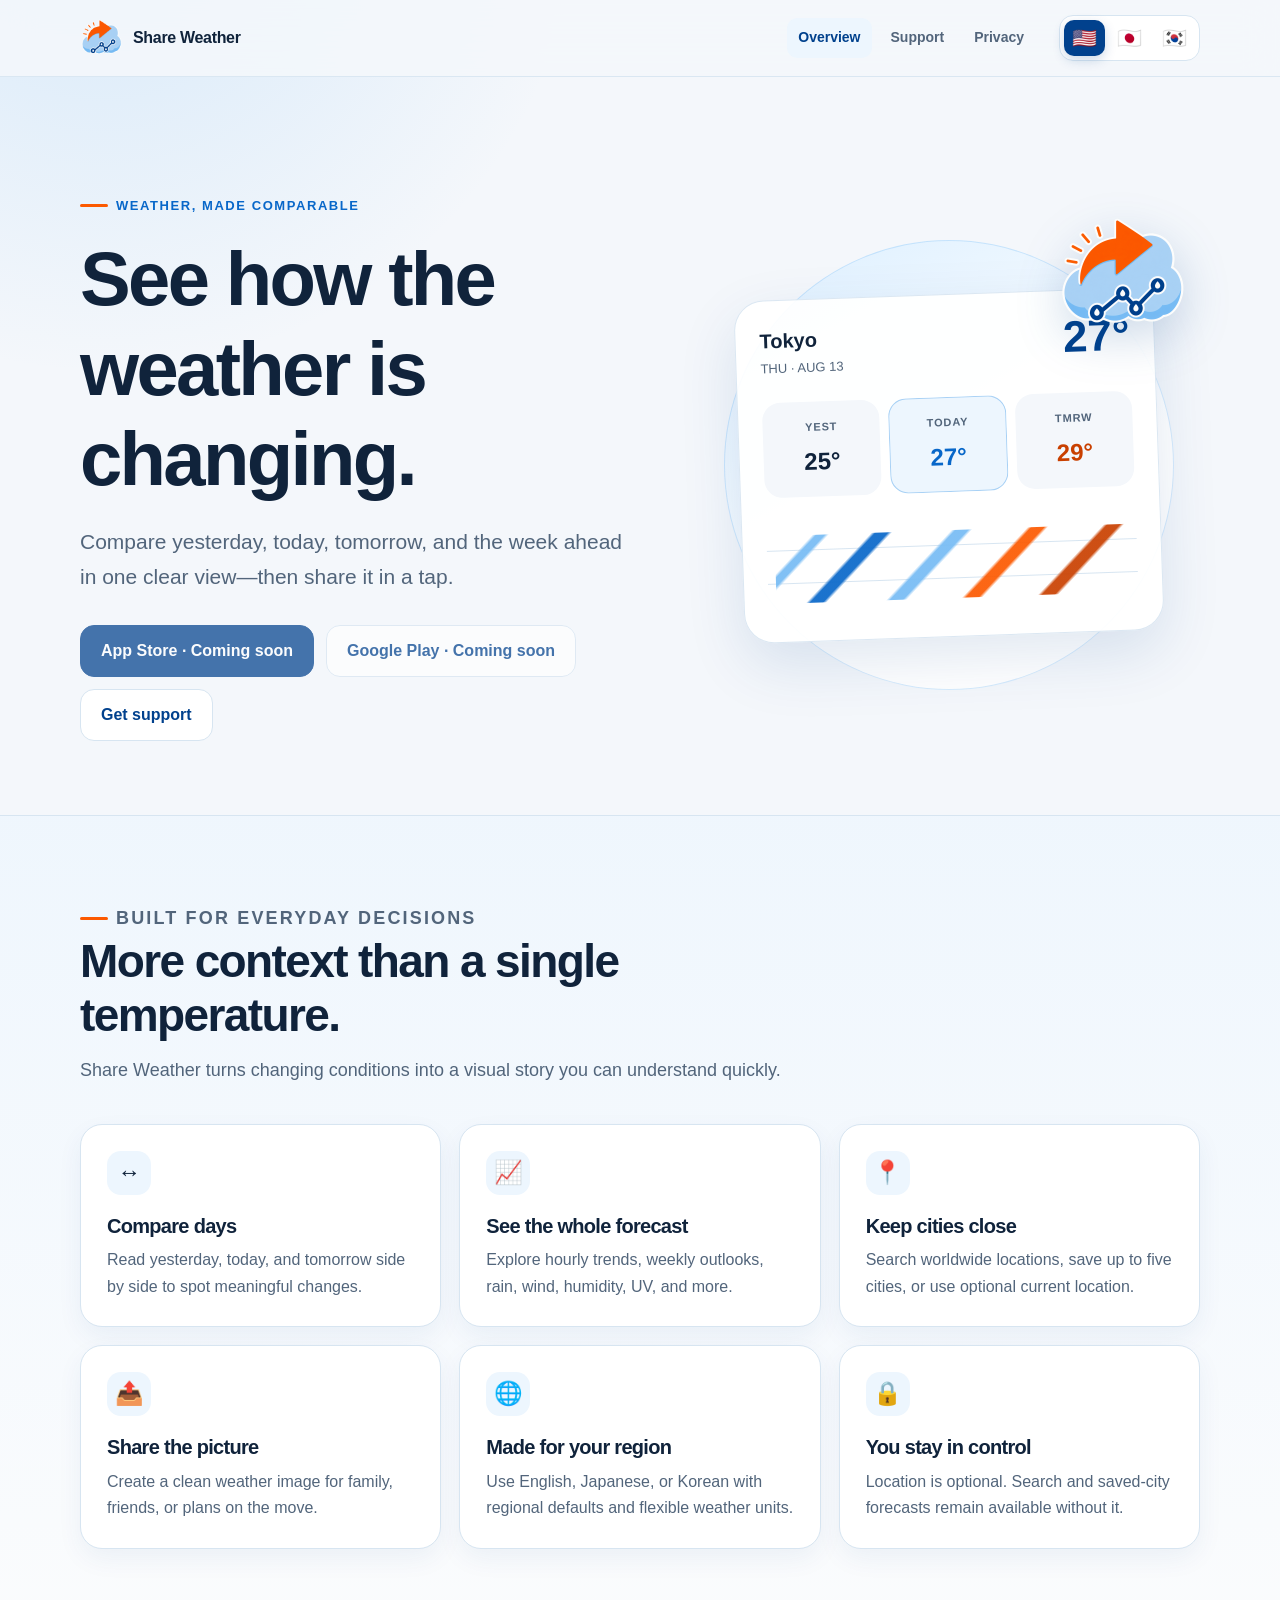
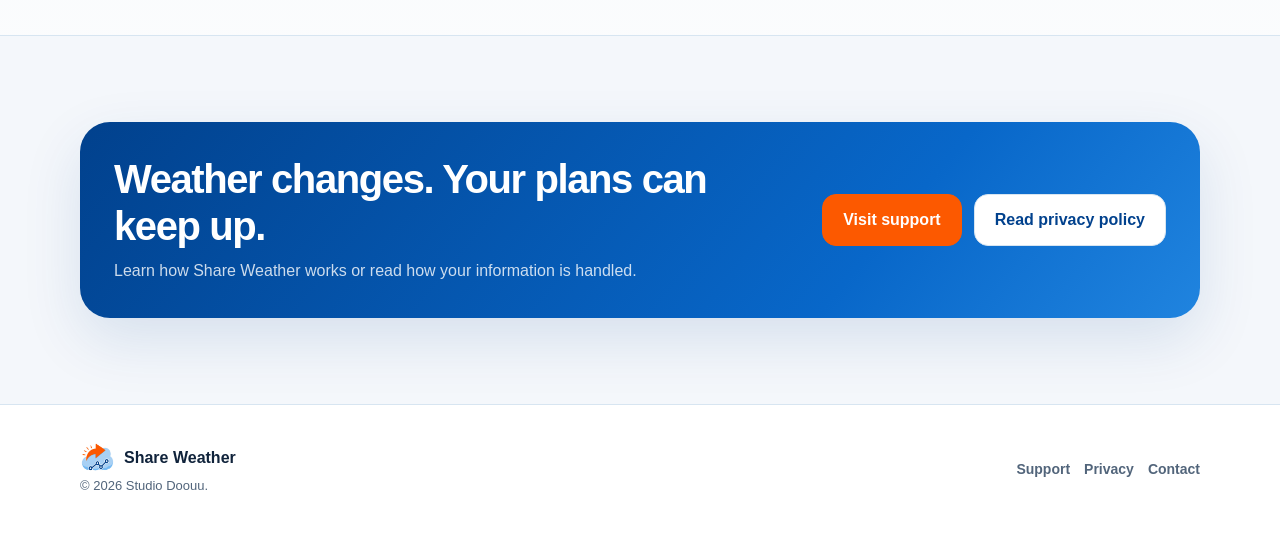
<file: public/share-weather-glb/index.html>
<!doctype html>
<html lang="en">
<head>
  <meta charset="utf-8">
  <meta name="viewport" content="width=device-width, initial-scale=1">
  <meta name="theme-color" content="#01418d">
  <meta name="description" content="Compare yesterday, today, and tomorrow weather at a glance with Share Weather.">
  <meta property="og:type" content="website">
  <meta property="og:title" content="Share Weather — See how the weather is changing">
  <meta property="og:description" content="Yesterday, today, tomorrow, and the week ahead in one clear view.">
  <meta property="og:image" content="https://studio-doouu.github.io/public/share-weather-glb/assets/logo.png">
  <meta property="og:site_name" content="Share Weather">
  <meta name="twitter:card" content="summary">
  <link rel="canonical" href="https://studio-doouu.github.io/public/share-weather-glb/index.html">
  <link rel="alternate" hreflang="en" data-language-alternate href="?lang=en">
  <link rel="alternate" hreflang="ja" data-language-alternate href="?lang=ja">
  <link rel="alternate" hreflang="ko" data-language-alternate href="?lang=ko">
  <link rel="alternate" hreflang="x-default" data-language-alternate href="?lang=en">
  <link rel="icon" href="assets/logo.png">
  <link rel="stylesheet" href="assets/site.css">
  <title>Share Weather — See how the weather is changing</title>
</head>
<body>
  <a class="skip-link" href="#main" data-i18n="common.skip">Skip to content</a>
  <header class="site-header">
    <div class="header-inner">
      <a class="brand" href="index.html" data-keep-lang>
        <img src="assets/logo.png" alt="" width="42" height="42">
        <span data-i18n="common.appName">Share Weather</span>
      </a>
      <nav class="site-nav" aria-label="Primary">
        <a href="index.html" data-keep-lang aria-current="page" data-i18n="nav.home">Overview</a>
        <a href="support/index.html" data-keep-lang data-i18n="nav.support">Support</a>
        <a href="privacy/index.html" data-keep-lang data-i18n="nav.privacy">Privacy</a>
      </nav>
      <div class="language-switcher" aria-label="Language">
        <button class="language-button" type="button" data-lang="en" aria-pressed="true">🇺🇸</button>
        <button class="language-button" type="button" data-lang="ja" aria-pressed="false">🇯🇵</button>
        <button class="language-button" type="button" data-lang="ko" aria-pressed="false">🇰🇷</button>
      </div>
    </div>
  </header>

  <main id="main">
    <section class="hero">
      <div class="container hero-grid">
        <div>
          <p class="eyebrow" data-i18n="hero.eyebrow">Weather, made comparable</p>
          <h1 data-i18n="hero.title">See how the weather is changing.</h1>
          <p class="lead" data-i18n="hero.lead">Compare yesterday, today, tomorrow, and the week ahead in one clear view—then share it in a tap.</p>
          <div class="hero-actions">
            <span class="button primary disabled" data-i18n="hero.appStore">App Store · Coming soon</span>
            <span class="button disabled" data-i18n="hero.playStore">Google Play · Coming soon</span>
            <a class="button" href="support/index.html" data-keep-lang data-i18n="hero.support">Get support</a>
          </div>
        </div>
        <div class="visual-wrap" aria-label="Share Weather comparison preview" data-i18n-aria-label="hero.previewLabel">
          <div class="visual-orbit" aria-hidden="true"></div>
          <img class="visual-logo" src="assets/logo.png" alt="" width="128" height="128">
          <div class="weather-panel" aria-hidden="true">
            <div class="weather-top">
              <div><div class="weather-place">Tokyo</div><div class="weather-date">THU · AUG 13</div></div>
              <div class="weather-temp">27°</div>
            </div>
            <div class="compare-row">
              <div class="day-card"><div class="day-label">YEST</div><div class="day-value">25°</div></div>
              <div class="day-card today"><div class="day-label">TODAY</div><div class="day-value">27°</div></div>
              <div class="day-card tomorrow"><div class="day-label">TMRW</div><div class="day-value">29°</div></div>
            </div>
            <div class="chart"></div>
          </div>
        </div>
      </div>
    </section>

    <section class="section soft">
      <div class="container">
        <div class="section-heading">
          <p class="eyebrow" data-i18n="features.eyebrow">Built for everyday decisions</p>
          <h2 data-i18n="features.title">More context than a single temperature.</h2>
          <p data-i18n="features.lead">Share Weather turns changing conditions into a visual story you can understand quickly.</p>
        </div>
        <div class="card-grid">
          <article class="card"><div class="card-icon" aria-hidden="true">↔️</div><h3 data-i18n="features.compareTitle">Compare days</h3><p data-i18n="features.compareBody">Read yesterday, today, and tomorrow side by side to spot meaningful changes.</p></article>
          <article class="card"><div class="card-icon" aria-hidden="true">📈</div><h3 data-i18n="features.detailTitle">See the whole forecast</h3><p data-i18n="features.detailBody">Explore hourly trends, weekly outlooks, rain, wind, humidity, UV, and more.</p></article>
          <article class="card"><div class="card-icon" aria-hidden="true">📍</div><h3 data-i18n="features.citiesTitle">Keep cities close</h3><p data-i18n="features.citiesBody">Search worldwide locations, save up to five cities, or use optional current location.</p></article>
          <article class="card"><div class="card-icon" aria-hidden="true">📤</div><h3 data-i18n="features.shareTitle">Share the picture</h3><p data-i18n="features.shareBody">Create a clean weather image for family, friends, or plans on the move.</p></article>
          <article class="card"><div class="card-icon" aria-hidden="true">🌐</div><h3 data-i18n="features.localeTitle">Made for your region</h3><p data-i18n="features.localeBody">Use English, Japanese, or Korean with regional defaults and flexible weather units.</p></article>
          <article class="card"><div class="card-icon" aria-hidden="true">🔒</div><h3 data-i18n="features.controlTitle">You stay in control</h3><p data-i18n="features.controlBody">Location is optional. Search and saved-city forecasts remain available without it.</p></article>
        </div>
      </div>
    </section>

    <section class="section">
      <div class="container">
        <div class="band">
          <div><h2 data-i18n="cta.title">Weather changes. Your plans can keep up.</h2><p data-i18n="cta.body">Learn how Share Weather works or read how your information is handled.</p></div>
          <div class="hero-actions">
            <a class="button accent" href="support/index.html" data-keep-lang data-i18n="cta.support">Visit support</a>
            <a class="button" href="privacy/index.html" data-keep-lang data-i18n="cta.privacy">Read privacy policy</a>
          </div>
        </div>
      </div>
    </section>
  </main>

  <footer class="site-footer">
    <div class="container footer-inner">
      <div><div class="footer-brand"><img src="assets/logo.png" alt="" width="34" height="34"><span data-i18n="common.appName">Share Weather</span></div><div class="copyright">© 2026 Studio Doouu.</div></div>
      <div class="footer-links"><a class="footer-link" href="support/index.html" data-keep-lang data-i18n="nav.support">Support</a><a class="footer-link" href="privacy/index.html" data-keep-lang data-i18n="nav.privacy">Privacy</a><a class="footer-link" href="mailto:studio.doouu@gmail.com" data-i18n="common.contact">Contact</a></div>
    </div>
  </footer>

  <script>
    window.PAGE_I18N = {
      en: {
        meta: { title: "Share Weather — See how the weather is changing", description: "Compare yesterday, today, and tomorrow weather at a glance with Share Weather." },
        language: { en: "View in English", ja: "View in Japanese", ko: "View in Korean" },
        common: { appName: "Share Weather", skip: "Skip to content", contact: "Contact" },
        nav: { home: "Overview", support: "Support", privacy: "Privacy" },
        hero: { eyebrow: "Weather, made comparable", title: "See how the weather is changing.", lead: "Compare yesterday, today, tomorrow, and the week ahead in one clear view—then share it in a tap.", appStore: "App Store · Coming soon", playStore: "Google Play · Coming soon", support: "Get support", previewLabel: "Share Weather comparison preview" },
        features: { eyebrow: "Built for everyday decisions", title: "More context than a single temperature.", lead: "Share Weather turns changing conditions into a visual story you can understand quickly.", compareTitle: "Compare days", compareBody: "Read yesterday, today, and tomorrow side by side to spot meaningful changes.", detailTitle: "See the whole forecast", detailBody: "Explore hourly trends, weekly outlooks, rain, wind, humidity, UV, and more.", citiesTitle: "Keep cities close", citiesBody: "Search worldwide locations, save up to five cities, or use optional current location.", shareTitle: "Share the picture", shareBody: "Create a clean weather image for family, friends, or plans on the move.", localeTitle: "Made for your region", localeBody: "Use English, Japanese, or Korean with regional defaults and flexible weather units.", controlTitle: "You stay in control", controlBody: "Location is optional. Search and saved-city forecasts remain available without it." },
        cta: { title: "Weather changes. Your plans can keep up.", body: "Learn how Share Weather works or read how your information is handled.", support: "Visit support", privacy: "Read privacy policy" }
      },
      ja: {
        meta: { title: "シェアウェザー — 天気の変化をひと目で", description: "昨日・今日・明日の天気をひと目で比較できるシェアウェザー。" },
        language: { en: "英語で表示", ja: "日本語で表示", ko: "韓国語で表示" },
        common: { appName: "シェアウェザー", skip: "本文へ移動", contact: "お問い合わせ" },
        nav: { home: "概要", support: "サポート", privacy: "プライバシー" },
        hero: { eyebrow: "天気を、比べて分かりやすく", title: "天気の変化を、ひと目で。", lead: "昨日・今日・明日、そして週間予報までをひとつの画面で比較。見やすい天気画像もすぐに共有できます。", appStore: "App Store · 近日公開", playStore: "Google Play · 近日公開", support: "サポートを見る", previewLabel: "シェアウェザーの比較画面プレビュー" },
        features: { eyebrow: "毎日の判断をもっと簡単に", title: "気温だけでは見えない変化まで。", lead: "シェアウェザーは、変わりゆく天気をすばやく理解できる視覚的なストーリーにします。", compareTitle: "日ごとに比較", compareBody: "昨日・今日・明日を並べて、変化のポイントをすぐに確認できます。", detailTitle: "予報を詳しく", detailBody: "時間帯別の推移、週間予報、降水、風、湿度、UVなどを確認できます。", citiesTitle: "都市を保存", citiesBody: "世界の都市を検索して最大5件まで保存。現在地の利用は任意です。", shareTitle: "天気を画像で共有", shareBody: "家族や友人、外出の予定に、見やすい天気画像を共有できます。", localeTitle: "地域に合わせて", localeBody: "英語・日本語・韓国語と、地域の初期値や柔軟な単位設定に対応します。", controlTitle: "選択はあなたに", controlBody: "位置情報は任意です。許可しなくても都市検索と保存した都市の予報を利用できます。" },
        cta: { title: "天気が変わっても、予定はスムーズに。", body: "使い方や情報の取り扱いについて詳しくご覧いただけます。", support: "サポート", privacy: "プライバシーポリシー" }
      },
      ko: {
        meta: { title: "Share Weather — 날씨 변화를 한눈에", description: "어제·오늘·내일 날씨를 한눈에 비교하는 Share Weather." },
        language: { en: "영어로 보기", ja: "일본어로 보기", ko: "한국어로 보기" },
        common: { appName: "Share Weather", skip: "본문으로 이동", contact: "문의" },
        nav: { home: "소개", support: "지원", privacy: "개인정보" },
        hero: { eyebrow: "비교하면 더 잘 보이는 날씨", title: "날씨가 어떻게 변하는지 한눈에.", lead: "어제·오늘·내일과 주간 예보를 한 화면에서 비교하고, 보기 좋은 날씨 이미지로 바로 공유하세요.", appStore: "App Store · 출시 예정", playStore: "Google Play · 출시 예정", support: "지원 보기", previewLabel: "Share Weather 비교 화면 미리보기" },
        features: { eyebrow: "일상의 결정을 더 쉽게", title: "하나의 기온보다 풍부한 맥락.", lead: "Share Weather는 변화하는 날씨를 빠르게 이해할 수 있는 시각적인 이야기로 보여줍니다.", compareTitle: "날짜별 비교", compareBody: "어제·오늘·내일을 나란히 보고 중요한 변화를 빠르게 파악할 수 있습니다.", detailTitle: "꼼꼼한 예보", detailBody: "시간대별 변화, 주간 예보, 강수, 바람, 습도, 자외선 등을 확인합니다.", citiesTitle: "도시 저장", citiesBody: "세계 도시를 검색해 최대 5개까지 저장하고, 원할 때만 현재 위치를 사용합니다.", shareTitle: "이미지로 공유", shareBody: "가족, 친구, 외출 계획에 보기 좋은 날씨 이미지를 공유할 수 있습니다.", localeTitle: "지역에 맞는 설정", localeBody: "영어·일본어·한국어와 지역별 기본 단위, 세부 단위 설정을 지원합니다.", controlTitle: "선택권은 사용자에게", controlBody: "위치 권한은 선택 사항입니다. 허용하지 않아도 도시 검색과 저장 도시 예보를 사용할 수 있습니다." },
        cta: { title: "날씨가 변해도, 계획은 유연하게.", body: "사용 방법과 개인정보 처리 방식을 자세히 확인하세요.", support: "지원 페이지", privacy: "개인정보처리방침" }
      }
    };
  </script>
  <script src="assets/site.js"></script>
</body>
</html>
</file>
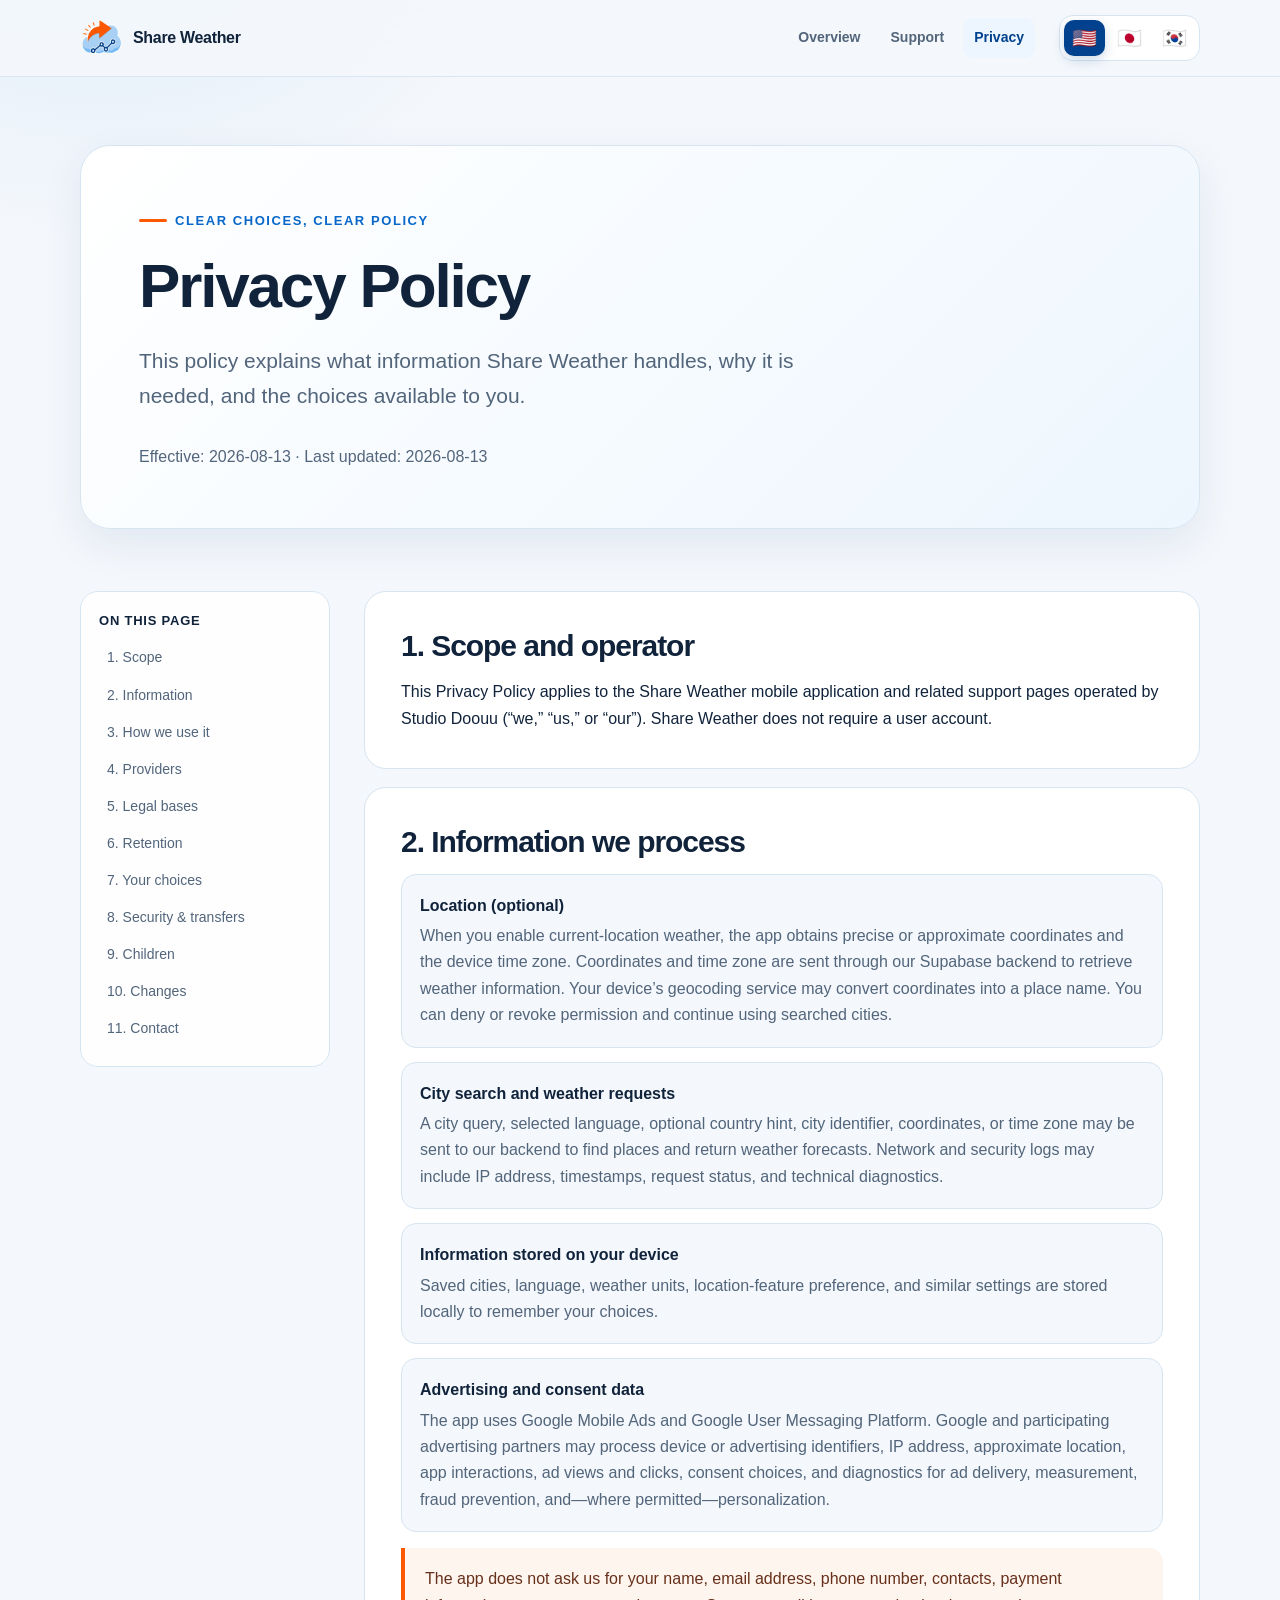
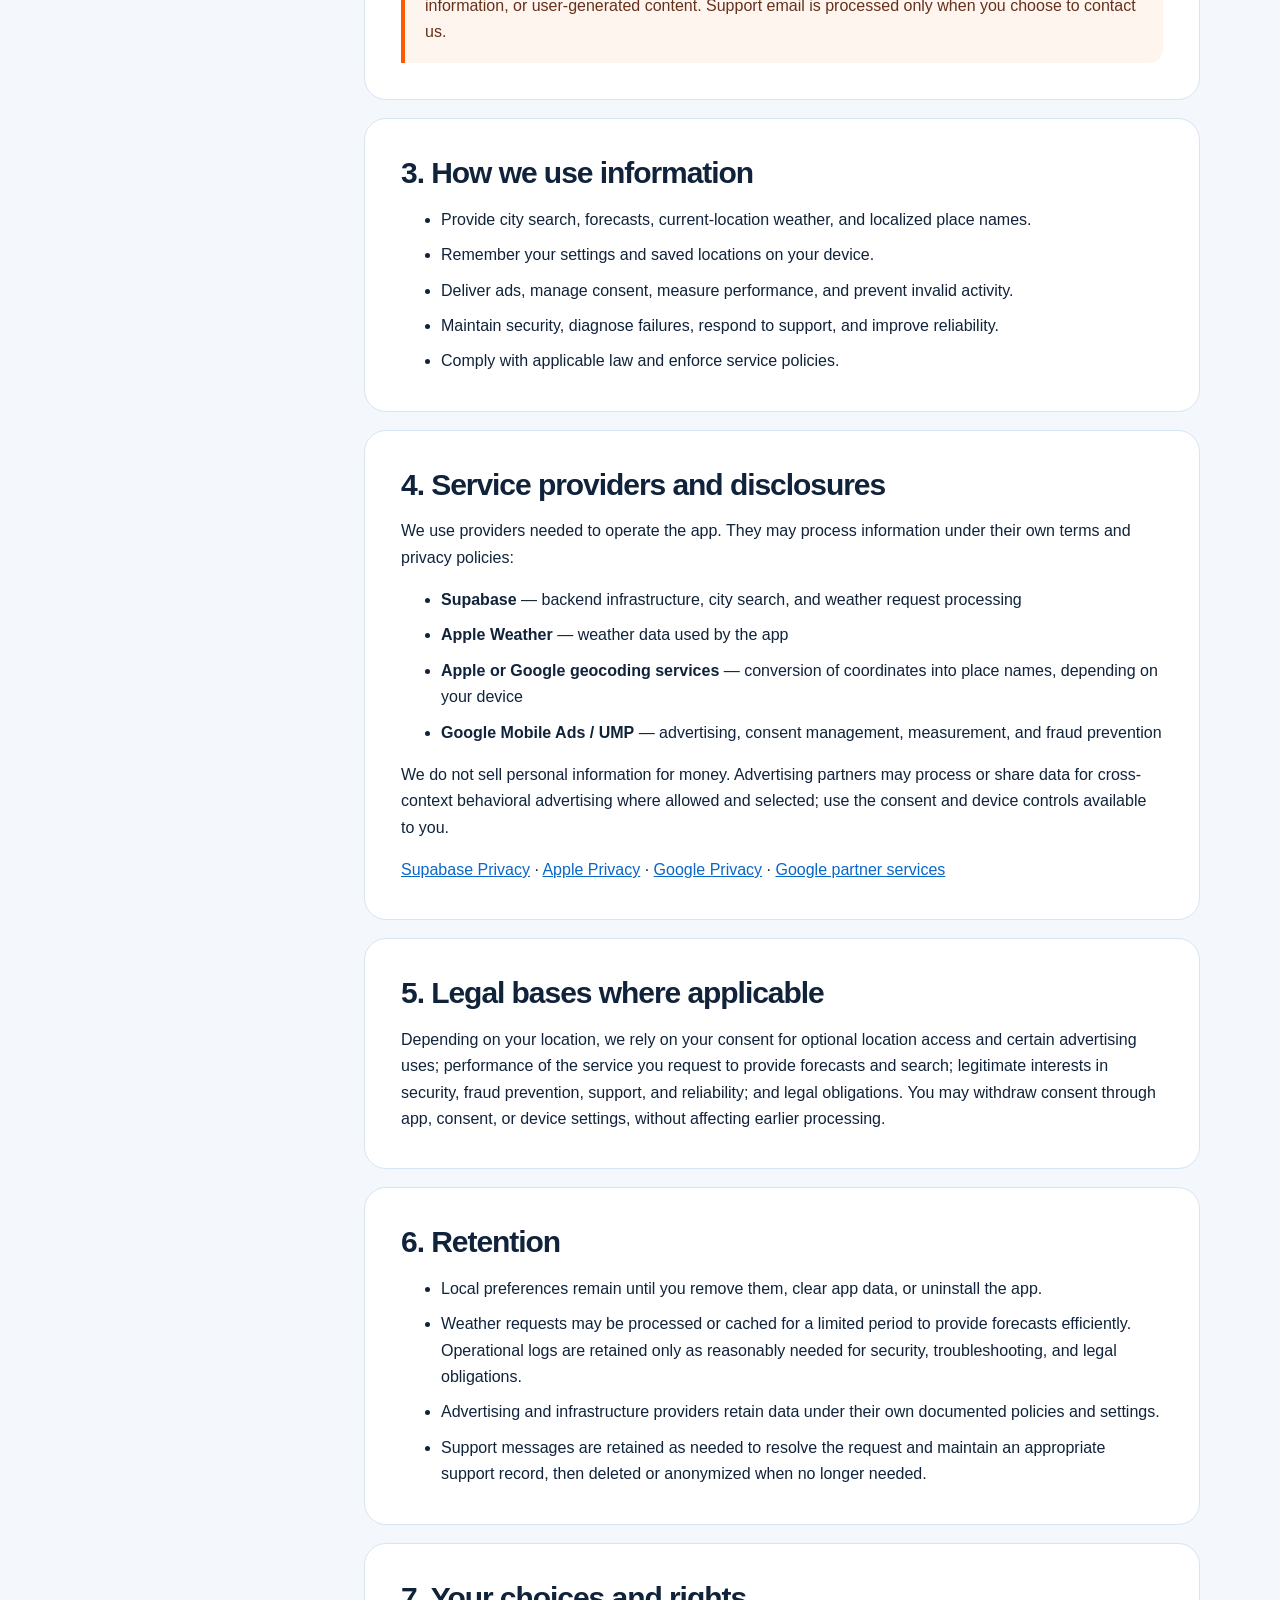
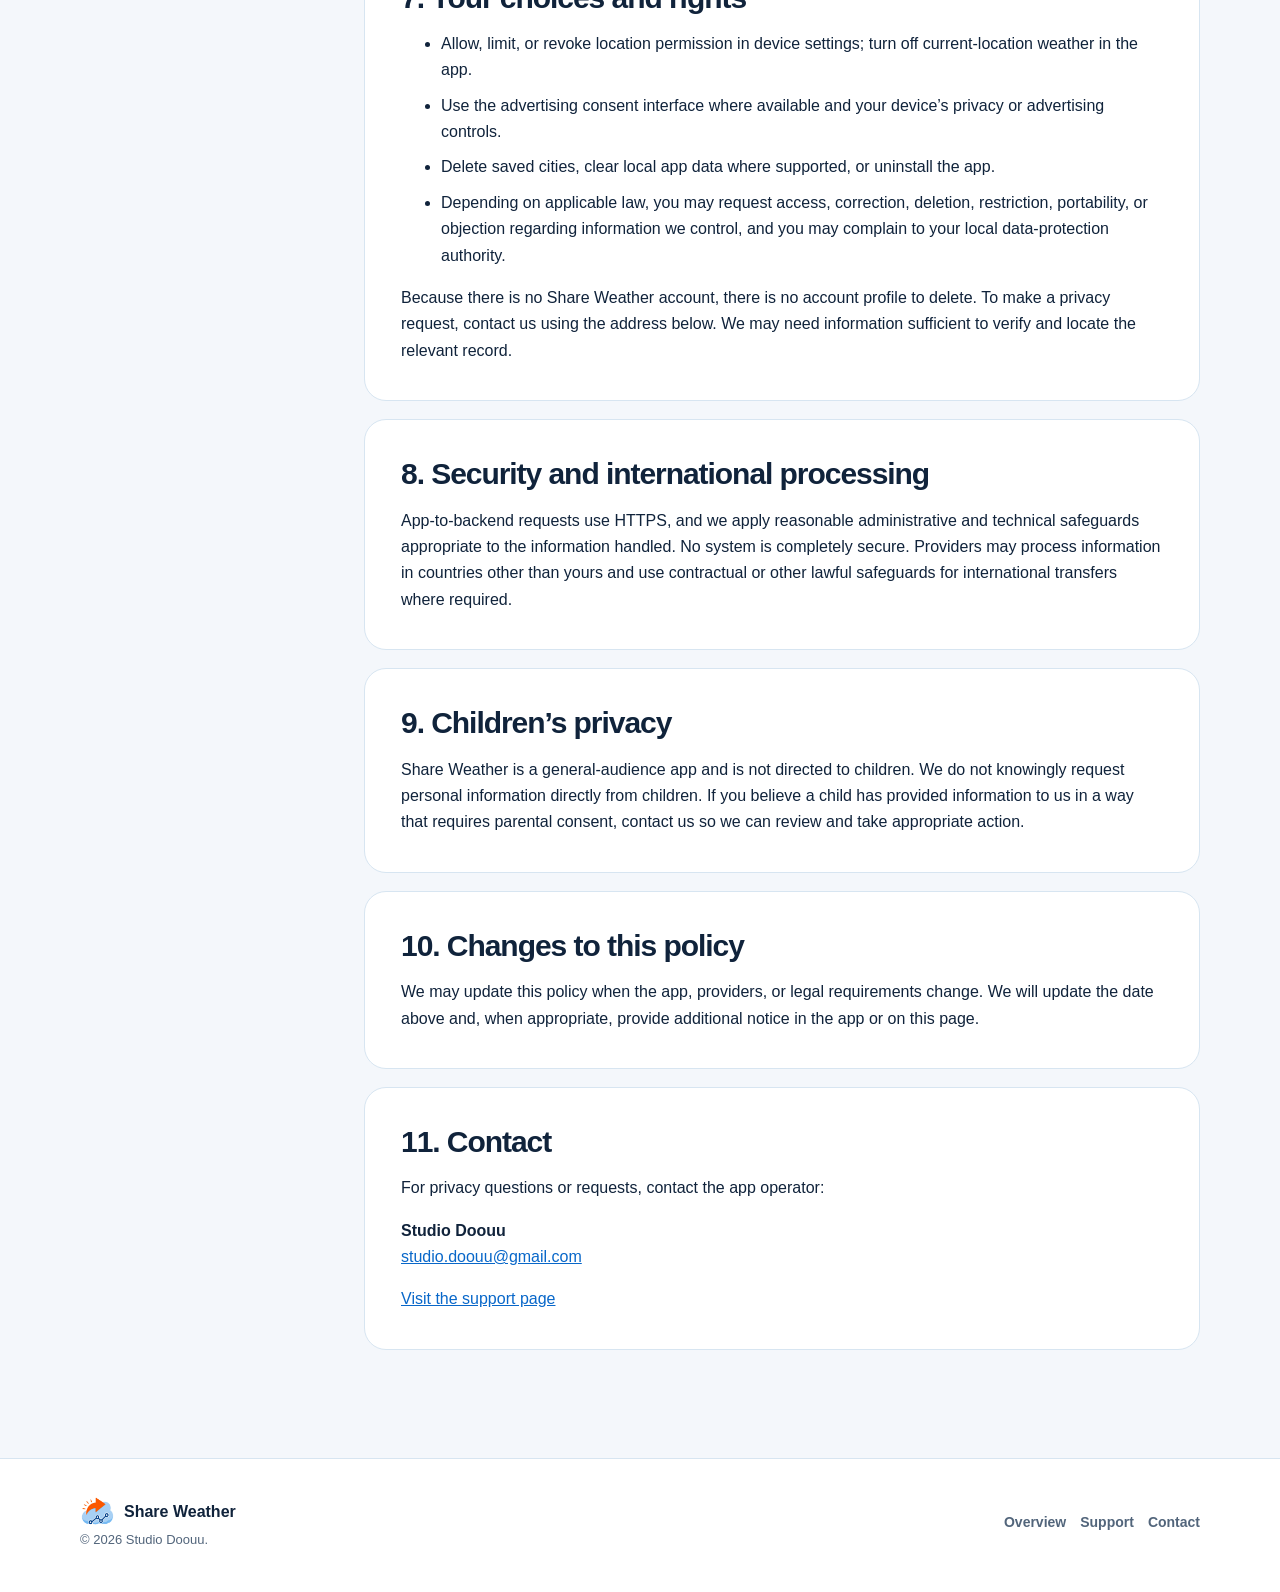
<file: public/share-weather-glb/privacy/index.html>
<!doctype html>
<html lang="en">
<head>
  <meta charset="utf-8">
  <meta name="viewport" content="width=device-width, initial-scale=1">
  <meta name="theme-color" content="#01418d">
  <meta name="description" content="Privacy Policy for the Share Weather mobile application.">
  <meta property="og:type" content="article">
  <meta property="og:title" content="Share Weather Privacy Policy">
  <meta property="og:description" content="How Share Weather handles location, weather requests, local preferences, and advertising services.">
  <meta property="og:image" content="https://studio-doouu.github.io/public/share-weather-glb/assets/logo.png">
  <link rel="canonical" href="https://studio-doouu.github.io/public/share-weather-glb/privacy/index.html">
  <link rel="alternate" hreflang="en" data-language-alternate href="?lang=en">
  <link rel="alternate" hreflang="ja" data-language-alternate href="?lang=ja">
  <link rel="alternate" hreflang="ko" data-language-alternate href="?lang=ko">
  <link rel="alternate" hreflang="x-default" data-language-alternate href="?lang=en">
  <link rel="icon" href="../assets/logo.png">
  <link rel="stylesheet" href="../assets/site.css">
  <title>Share Weather Privacy Policy</title>
</head>
<body>
  <a class="skip-link" href="#main" data-i18n="common.skip">Skip to content</a>
  <header class="site-header">
    <div class="header-inner">
      <a class="brand" href="../index.html" data-keep-lang><img src="../assets/logo.png" alt="" width="42" height="42"><span data-i18n="common.appName">Share Weather</span></a>
      <nav class="site-nav" aria-label="Primary">
        <a href="../index.html" data-keep-lang data-i18n="nav.home">Overview</a>
        <a href="../support/index.html" data-keep-lang data-i18n="nav.support">Support</a>
        <a href="index.html" data-keep-lang aria-current="page" data-i18n="nav.privacy">Privacy</a>
      </nav>
      <div class="language-switcher" aria-label="Language">
        <button class="language-button" type="button" data-lang="en" aria-pressed="true">🇺🇸</button>
        <button class="language-button" type="button" data-lang="ja" aria-pressed="false">🇯🇵</button>
        <button class="language-button" type="button" data-lang="ko" aria-pressed="false">🇰🇷</button>
      </div>
    </div>
  </header>

  <main id="main">
    <section class="document-hero">
      <div class="container document-hero-inner">
        <p class="eyebrow" data-i18n="hero.eyebrow">Clear choices, clear policy</p>
        <h1 data-i18n="hero.title">Privacy Policy</h1>
        <p class="lead" data-i18n="hero.lead">This policy explains what information Share Weather handles, why it is needed, and the choices available to you.</p>
        <p class="body-copy"><span data-i18n="hero.effective">Effective</span>: <time datetime="2026-08-13">2026-08-13</time> · <span data-i18n="hero.updated">Last updated</span>: <time datetime="2026-08-13">2026-08-13</time></p>
      </div>
    </section>

    <div class="container document-layout">
      <aside class="toc" aria-label="Table of contents">
        <strong data-i18n="toc.title">On this page</strong>
        <a href="#scope" data-i18n="toc.scope">1. Scope</a><a href="#data" data-i18n="toc.data">2. Information</a><a href="#use" data-i18n="toc.use">3. How we use it</a><a href="#providers" data-i18n="toc.providers">4. Providers</a><a href="#legal" data-i18n="toc.legal">5. Legal bases</a><a href="#retention" data-i18n="toc.retention">6. Retention</a><a href="#choices" data-i18n="toc.choices">7. Your choices</a><a href="#transfers" data-i18n="toc.transfers">8. Security & transfers</a><a href="#children" data-i18n="toc.children">9. Children</a><a href="#changes" data-i18n="toc.changes">10. Changes</a><a href="#contact" data-i18n="toc.contact">11. Contact</a>
      </aside>

      <article class="document">
        <section class="document-section" id="scope"><h2 data-i18n="scope.title">1. Scope and operator</h2><p data-i18n="scope.body">This Privacy Policy applies to the Share Weather mobile application and related support pages operated by Studio Doouu (“we,” “us,” or “our”). Share Weather does not require a user account.</p></section>

        <section class="document-section" id="data">
          <h2 data-i18n="data.title">2. Information we process</h2>
          <dl class="detail-list">
            <div><dt data-i18n="data.locationTitle">Location (optional)</dt><dd data-i18n="data.locationBody">When you enable current-location weather, the app obtains precise or approximate coordinates and the device time zone. Coordinates and time zone are sent through our Supabase backend to retrieve weather information. Your device’s geocoding service may convert coordinates into a place name. You can deny or revoke permission and continue using searched cities.</dd></div>
            <div><dt data-i18n="data.searchTitle">City search and weather requests</dt><dd data-i18n="data.searchBody">A city query, selected language, optional country hint, city identifier, coordinates, or time zone may be sent to our backend to find places and return weather forecasts. Network and security logs may include IP address, timestamps, request status, and technical diagnostics.</dd></div>
            <div><dt data-i18n="data.localTitle">Information stored on your device</dt><dd data-i18n="data.localBody">Saved cities, language, weather units, location-feature preference, and similar settings are stored locally to remember your choices.</dd></div>
            <div><dt data-i18n="data.adsTitle">Advertising and consent data</dt><dd data-i18n="data.adsBody">The app uses Google Mobile Ads and Google User Messaging Platform. Google and participating advertising partners may process device or advertising identifiers, IP address, approximate location, app interactions, ad views and clicks, consent choices, and diagnostics for ad delivery, measurement, fraud prevention, and—where permitted—personalization.</dd></div>
          </dl>
          <p class="callout" data-i18n="data.noAccount">The app does not ask us for your name, email address, phone number, contacts, payment information, or user-generated content. Support email is processed only when you choose to contact us.</p>
        </section>

        <section class="document-section" id="use"><h2 data-i18n="use.title">3. How we use information</h2><ul><li data-i18n="use.one">Provide city search, forecasts, current-location weather, and localized place names.</li><li data-i18n="use.two">Remember your settings and saved locations on your device.</li><li data-i18n="use.three">Deliver ads, manage consent, measure performance, and prevent invalid activity.</li><li data-i18n="use.four">Maintain security, diagnose failures, respond to support, and improve reliability.</li><li data-i18n="use.five">Comply with applicable law and enforce service policies.</li></ul></section>

        <section class="document-section" id="providers"><h2 data-i18n="providers.title">4. Service providers and disclosures</h2><p data-i18n="providers.intro">We use providers needed to operate the app. They may process information under their own terms and privacy policies:</p><ul><li><strong>Supabase</strong> — <span data-i18n="providers.supabase">backend infrastructure, city search, and weather request processing</span></li><li><strong>Apple Weather</strong> — <span data-i18n="providers.apple">weather data used by the app</span></li><li><strong data-i18n="providers.geoTitle">Apple or Google geocoding services</strong> — <span data-i18n="providers.geo">conversion of coordinates into place names, depending on your device</span></li><li><strong>Google Mobile Ads / UMP</strong> — <span data-i18n="providers.google">advertising, consent management, measurement, and fraud prevention</span></li></ul><p data-i18n="providers.sale">We do not sell personal information for money. Advertising partners may process or share data for cross-context behavioral advertising where allowed and selected; use the consent and device controls available to you.</p><p><a href="https://supabase.com/privacy" target="_blank" rel="noopener">Supabase Privacy</a> · <a href="https://www.apple.com/legal/privacy/" target="_blank" rel="noopener">Apple Privacy</a> · <a href="https://policies.google.com/privacy" target="_blank" rel="noopener">Google Privacy</a> · <a href="https://policies.google.com/technologies/partner-sites" target="_blank" rel="noopener">Google partner services</a></p></section>

        <section class="document-section" id="legal"><h2 data-i18n="legal.title">5. Legal bases where applicable</h2><p data-i18n="legal.body">Depending on your location, we rely on your consent for optional location access and certain advertising uses; performance of the service you request to provide forecasts and search; legitimate interests in security, fraud prevention, support, and reliability; and legal obligations. You may withdraw consent through app, consent, or device settings, without affecting earlier processing.</p></section>

        <section class="document-section" id="retention"><h2 data-i18n="retention.title">6. Retention</h2><ul><li data-i18n="retention.local">Local preferences remain until you remove them, clear app data, or uninstall the app.</li><li data-i18n="retention.backend">Weather requests may be processed or cached for a limited period to provide forecasts efficiently. Operational logs are retained only as reasonably needed for security, troubleshooting, and legal obligations.</li><li data-i18n="retention.third">Advertising and infrastructure providers retain data under their own documented policies and settings.</li><li data-i18n="retention.support">Support messages are retained as needed to resolve the request and maintain an appropriate support record, then deleted or anonymized when no longer needed.</li></ul></section>

        <section class="document-section" id="choices"><h2 data-i18n="choices.title">7. Your choices and rights</h2><ul><li data-i18n="choices.location">Allow, limit, or revoke location permission in device settings; turn off current-location weather in the app.</li><li data-i18n="choices.ads">Use the advertising consent interface where available and your device’s privacy or advertising controls.</li><li data-i18n="choices.local">Delete saved cities, clear local app data where supported, or uninstall the app.</li><li data-i18n="choices.rights">Depending on applicable law, you may request access, correction, deletion, restriction, portability, or objection regarding information we control, and you may complain to your local data-protection authority.</li></ul><p data-i18n="choices.account">Because there is no Share Weather account, there is no account profile to delete. To make a privacy request, contact us using the address below. We may need information sufficient to verify and locate the relevant record.</p></section>

        <section class="document-section" id="transfers"><h2 data-i18n="transfers.title">8. Security and international processing</h2><p data-i18n="transfers.body">App-to-backend requests use HTTPS, and we apply reasonable administrative and technical safeguards appropriate to the information handled. No system is completely secure. Providers may process information in countries other than yours and use contractual or other lawful safeguards for international transfers where required.</p></section>

        <section class="document-section" id="children"><h2 data-i18n="children.title">9. Children’s privacy</h2><p data-i18n="children.body">Share Weather is a general-audience app and is not directed to children. We do not knowingly request personal information directly from children. If you believe a child has provided information to us in a way that requires parental consent, contact us so we can review and take appropriate action.</p></section>

        <section class="document-section" id="changes"><h2 data-i18n="changes.title">10. Changes to this policy</h2><p data-i18n="changes.body">We may update this policy when the app, providers, or legal requirements change. We will update the date above and, when appropriate, provide additional notice in the app or on this page.</p></section>

        <section class="document-section" id="contact"><h2 data-i18n="contact.title">11. Contact</h2><p data-i18n="contact.body">For privacy questions or requests, contact the app operator:</p><p><strong>Studio Doouu</strong><br><a href="mailto:studio.doouu@gmail.com">studio.doouu@gmail.com</a></p><p><a href="../support/index.html" data-keep-lang data-i18n="contact.support">Visit the support page</a></p></section>
      </article>
    </div>
  </main>

  <footer class="site-footer">
    <div class="container footer-inner">
      <div><div class="footer-brand"><img src="../assets/logo.png" alt="" width="34" height="34"><span data-i18n="common.appName">Share Weather</span></div><div class="copyright">© 2026 Studio Doouu.</div></div>
      <div class="footer-links"><a class="footer-link" href="../index.html" data-keep-lang data-i18n="nav.home">Overview</a><a class="footer-link" href="../support/index.html" data-keep-lang data-i18n="nav.support">Support</a><a class="footer-link" href="mailto:studio.doouu@gmail.com" data-i18n="common.contact">Contact</a></div>
    </div>
  </footer>

  <script>
    window.PAGE_I18N = {
      en: {
        meta:{title:"Share Weather Privacy Policy",description:"Privacy Policy for the Share Weather mobile application."},language:{en:"View in English",ja:"View in Japanese",ko:"View in Korean"},common:{appName:"Share Weather",skip:"Skip to content",contact:"Contact"},nav:{home:"Overview",support:"Support",privacy:"Privacy"},
        hero:{eyebrow:"Clear choices, clear policy",title:"Privacy Policy",lead:"This policy explains what information Share Weather handles, why it is needed, and the choices available to you.",effective:"Effective",updated:"Last updated"},
        toc:{title:"On this page",scope:"1. Scope",data:"2. Information",use:"3. How we use it",providers:"4. Providers",legal:"5. Legal bases",retention:"6. Retention",choices:"7. Your choices",transfers:"8. Security & transfers",children:"9. Children",changes:"10. Changes",contact:"11. Contact"},
        scope:{title:"1. Scope and operator",body:"This Privacy Policy applies to the Share Weather mobile application and related support pages operated by Studio Doouu (“we,” “us,” or “our”). Share Weather does not require a user account."},
        data:{title:"2. Information we process",locationTitle:"Location (optional)",locationBody:"When you enable current-location weather, the app obtains precise or approximate coordinates and the device time zone. Coordinates and time zone are sent through our Supabase backend to retrieve weather information. Your device’s geocoding service may convert coordinates into a place name. You can deny or revoke permission and continue using searched cities.",searchTitle:"City search and weather requests",searchBody:"A city query, selected language, optional country hint, city identifier, coordinates, or time zone may be sent to our backend to find places and return weather forecasts. Network and security logs may include IP address, timestamps, request status, and technical diagnostics.",localTitle:"Information stored on your device",localBody:"Saved cities, language, weather units, location-feature preference, and similar settings are stored locally to remember your choices.",adsTitle:"Advertising and consent data",adsBody:"The app uses Google Mobile Ads and Google User Messaging Platform. Google and participating advertising partners may process device or advertising identifiers, IP address, approximate location, app interactions, ad views and clicks, consent choices, and diagnostics for ad delivery, measurement, fraud prevention, and—where permitted—personalization.",noAccount:"The app does not ask us for your name, email address, phone number, contacts, payment information, or user-generated content. Support email is processed only when you choose to contact us."},
        use:{title:"3. How we use information",one:"Provide city search, forecasts, current-location weather, and localized place names.",two:"Remember your settings and saved locations on your device.",three:"Deliver ads, manage consent, measure performance, and prevent invalid activity.",four:"Maintain security, diagnose failures, respond to support, and improve reliability.",five:"Comply with applicable law and enforce service policies."},
        providers:{title:"4. Service providers and disclosures",intro:"We use providers needed to operate the app. They may process information under their own terms and privacy policies:",supabase:"backend infrastructure, city search, and weather request processing",apple:"weather data used by the app",geoTitle:"Apple or Google geocoding services",geo:"conversion of coordinates into place names, depending on your device",google:"advertising, consent management, measurement, and fraud prevention",sale:"We do not sell personal information for money. Advertising partners may process or share data for cross-context behavioral advertising where allowed and selected; use the consent and device controls available to you."},
        legal:{title:"5. Legal bases where applicable",body:"Depending on your location, we rely on your consent for optional location access and certain advertising uses; performance of the service you request to provide forecasts and search; legitimate interests in security, fraud prevention, support, and reliability; and legal obligations. You may withdraw consent through app, consent, or device settings, without affecting earlier processing."},
        retention:{title:"6. Retention",local:"Local preferences remain until you remove them, clear app data, or uninstall the app.",backend:"Weather requests may be processed or cached for a limited period to provide forecasts efficiently. Operational logs are retained only as reasonably needed for security, troubleshooting, and legal obligations.",third:"Advertising and infrastructure providers retain data under their own documented policies and settings.",support:"Support messages are retained as needed to resolve the request and maintain an appropriate support record, then deleted or anonymized when no longer needed."},
        choices:{title:"7. Your choices and rights",location:"Allow, limit, or revoke location permission in device settings; turn off current-location weather in the app.",ads:"Use the advertising consent interface where available and your device’s privacy or advertising controls.",local:"Delete saved cities, clear local app data where supported, or uninstall the app.",rights:"Depending on applicable law, you may request access, correction, deletion, restriction, portability, or objection regarding information we control, and you may complain to your local data-protection authority.",account:"Because there is no Share Weather account, there is no account profile to delete. To make a privacy request, contact us using the address below. We may need information sufficient to verify and locate the relevant record."},
        transfers:{title:"8. Security and international processing",body:"App-to-backend requests use HTTPS, and we apply reasonable administrative and technical safeguards appropriate to the information handled. No system is completely secure. Providers may process information in countries other than yours and use contractual or other lawful safeguards for international transfers where required."},children:{title:"9. Children’s privacy",body:"Share Weather is a general-audience app and is not directed to children. We do not knowingly request personal information directly from children. If you believe a child has provided information to us in a way that requires parental consent, contact us so we can review and take appropriate action."},changes:{title:"10. Changes to this policy",body:"We may update this policy when the app, providers, or legal requirements change. We will update the date above and, when appropriate, provide additional notice in the app or on this page."},contact:{title:"11. Contact",body:"For privacy questions or requests, contact the app operator:",support:"Visit the support page"}
      },
      ja: {
        meta:{title:"シェアウェザー プライバシーポリシー",description:"シェアウェザー モバイルアプリのプライバシーポリシー。"},language:{en:"英語で表示",ja:"日本語で表示",ko:"韓国語で表示"},common:{appName:"シェアウェザー",skip:"本文へ移動",contact:"お問い合わせ"},nav:{home:"概要",support:"サポート",privacy:"プライバシー"},
        hero:{eyebrow:"分かりやすい選択と方針",title:"プライバシーポリシー",lead:"本ポリシーは、シェアウェザーが取り扱う情報、その目的、利用者が選択できる内容を説明します。",effective:"施行日",updated:"最終更新日"},
        toc:{title:"目次",scope:"1. 適用範囲",data:"2. 取り扱う情報",use:"3. 利用目的",providers:"4. 提供者",legal:"5. 法的根拠",retention:"6. 保持期間",choices:"7. 選択と権利",transfers:"8. 安全性・国外処理",children:"9. 子ども",changes:"10. 変更",contact:"11. お問い合わせ"},
        scope:{title:"1. 適用範囲と運営者",body:"本ポリシーは、Studio Doouu（以下「当社」）が運営するシェアウェザーのモバイルアプリおよび関連サポートページに適用されます。本アプリにユーザーアカウントはありません。"},
        data:{title:"2. 取り扱う情報",locationTitle:"位置情報（任意）",locationBody:"現在地の天気を有効にすると、本アプリは正確またはおおよその座標と端末のタイムゾーンを取得し、天気情報の取得のためSupabaseバックエンドへ送信します。端末のジオコーディングサービスが座標を地名に変換する場合があります。許可を拒否・取消しても、検索した都市を利用できます。",searchTitle:"都市検索と天気リクエスト",searchBody:"都市の検索語、選択言語、任意の国ヒント、都市ID、座標、タイムゾーンが、場所検索と予報取得のためバックエンドへ送信される場合があります。ネットワーク・セキュリティログにはIPアドレス、時刻、リクエスト状態、技術診断が含まれる場合があります。",localTitle:"端末に保存される情報",localBody:"保存都市、言語、天気の単位、位置機能の設定などは、選択内容を記憶するため端末内に保存されます。",adsTitle:"広告と同意情報",adsBody:"Google Mobile AdsとGoogle User Messaging Platformを使用します。Googleと参加広告パートナーは、広告配信、測定、不正防止、および許可された場合のパーソナライズのため、端末・広告ID、IPアドレス、おおよその位置、アプリ操作、広告表示・クリック、同意選択、診断情報を処理する場合があります。",noAccount:"本アプリは、氏名、メールアドレス、電話番号、連絡先、決済情報、ユーザー生成コンテンツの入力を当社に求めません。サポートメールは、利用者が連絡した場合のみ処理します。"},
        use:{title:"3. 情報の利用目的",one:"都市検索、予報、現在地の天気、地域名の表示を提供するため。",two:"端末上で設定と保存都市を記憶するため。",three:"広告配信、同意管理、効果測定、不正行為防止のため。",four:"安全性の維持、障害診断、サポート対応、信頼性向上のため。",five:"適用法令の遵守およびサービス方針の実施のため。"},
        providers:{title:"4. サービス提供者と情報開示",intro:"アプリ運営に必要な提供者を利用します。各社はそれぞれの規約とプライバシーポリシーに基づき情報を処理する場合があります。",supabase:"バックエンド基盤、都市検索、天気リクエスト処理",apple:"本アプリで利用する天気データ",geoTitle:"AppleまたはGoogleのジオコーディングサービス",geo:"端末に応じた座標から地名への変換",google:"広告、同意管理、測定、不正防止",sale:"当社は個人情報を金銭と引き換えに販売しません。許可され、利用者が選択した場合、広告パートナーがクロスコンテキスト行動広告のために情報を処理または共有する場合があります。利用可能な同意画面と端末設定をご利用ください。"},
        legal:{title:"5. 適用される場合の法的根拠",body:"地域に応じて、任意の位置情報と一部の広告利用には同意、検索・予報の提供には利用者が求めたサービスの実行、安全性・不正防止・サポート・信頼性には正当な利益、その他は法的義務を根拠とします。同意はアプリ、同意画面、端末設定から撤回できます。撤回前の処理の適法性には影響しません。"},
        retention:{title:"6. 保持期間",local:"端末内設定は、利用者が削除、アプリデータを消去、またはアンインストールするまで残ります。",backend:"天気リクエストは効率的な予報提供のため限定期間処理・キャッシュされる場合があります。運用ログは安全性、障害対応、法的義務に合理的に必要な期間のみ保持します。",third:"広告・インフラ提供者は、各社の公開方針と設定に基づき情報を保持します。",support:"サポートメールは問い合わせ解決と適切な対応記録に必要な期間保持し、不要になった後に削除または匿名化します。"},
        choices:{title:"7. 利用者の選択と権利",location:"端末設定で位置情報を許可、制限、取消し、アプリで現在地の天気をオフにできます。",ads:"利用可能な広告同意画面と、端末のプライバシー・広告設定を利用できます。",local:"保存都市の削除、対応端末でのアプリデータ消去、またはアンインストールができます。",rights:"適用法令により、当社が管理する情報へのアクセス、訂正、削除、制限、移転、異議申立て、および地域の監督機関への苦情申立てができる場合があります。",account:"ユーザーアカウントがないため、削除するアカウントプロフィールはありません。プライバシーに関する請求は下記へご連絡ください。対象記録の確認に必要な情報をお願いする場合があります。"},
        transfers:{title:"8. 安全管理と国外処理",body:"アプリとバックエンド間の通信にはHTTPSを使用し、取り扱う情報に応じた合理的な管理・技術上の措置を講じます。ただし完全な安全性は保証できません。提供者は利用者の国以外で情報を処理し、必要な場合は契約その他の適法な国外移転措置を利用することがあります。"},children:{title:"9. 子どものプライバシー",body:"本アプリは一般向けで、子どもを対象としていません。当社は子どもから直接個人情報を求めることを意図していません。保護者の同意が必要な形で子どもが情報を提供したと思われる場合は、確認と対応のためご連絡ください。"},changes:{title:"10. 本ポリシーの変更",body:"アプリ、提供者、法的要件の変更に応じて本ポリシーを更新する場合があります。上記の日付を更新し、必要に応じてアプリまたは本ページで追加のお知らせを行います。"},contact:{title:"11. お問い合わせ",body:"プライバシーに関する質問・請求は、アプリ運営者へご連絡ください。",support:"サポートページを見る"}
      },
      ko: {
        meta:{title:"Share Weather 개인정보처리방침",description:"Share Weather 모바일 앱 개인정보처리방침."},language:{en:"영어로 보기",ja:"일본어로 보기",ko:"한국어로 보기"},common:{appName:"Share Weather",skip:"본문으로 이동",contact:"문의"},nav:{home:"소개",support:"지원",privacy:"개인정보"},
        hero:{eyebrow:"명확한 선택, 투명한 방침",title:"개인정보처리방침",lead:"Share Weather가 어떤 정보를 처리하고, 왜 필요한지, 사용자가 어떤 선택을 할 수 있는지 설명합니다.",effective:"시행일",updated:"최종 수정일"},
        toc:{title:"목차",scope:"1. 적용 범위",data:"2. 처리 정보",use:"3. 이용 목적",providers:"4. 외부 제공자",legal:"5. 처리 근거",retention:"6. 보유 기간",choices:"7. 선택과 권리",transfers:"8. 보안·국외 처리",children:"9. 아동",changes:"10. 방침 변경",contact:"11. 문의"},
        scope:{title:"1. 적용 범위와 운영자",body:"본 방침은 Studio Doouu(이하 “당사”)가 운영하는 Share Weather 모바일 앱과 관련 지원 페이지에 적용됩니다. Share Weather에는 사용자 계정 기능이 없습니다."},
        data:{title:"2. 처리하는 정보",locationTitle:"위치 정보(선택)",locationBody:"현재 위치 날씨를 켜면 앱이 정밀 또는 대략적 좌표와 기기 시간대를 가져와 날씨 조회를 위해 Supabase 백엔드로 전송합니다. 기기의 지오코딩 서비스가 좌표를 지역명으로 변환할 수 있습니다. 권한을 거부하거나 철회해도 검색한 도시를 이용할 수 있습니다.",searchTitle:"도시 검색 및 날씨 요청",searchBody:"도시 검색어, 선택 언어, 선택적 국가 힌트, 도시 식별자, 좌표 또는 시간대가 장소 검색과 예보 제공을 위해 백엔드로 전송될 수 있습니다. 네트워크·보안 로그에는 IP 주소, 시각, 요청 상태와 기술 진단 정보가 포함될 수 있습니다.",localTitle:"기기에 저장되는 정보",localBody:"저장 도시, 언어, 날씨 단위, 위치 기능 설정 등은 사용자의 선택을 기억하기 위해 기기에 저장됩니다.",adsTitle:"광고 및 동의 정보",adsBody:"앱은 Google Mobile Ads와 Google User Messaging Platform을 사용합니다. Google과 참여 광고 파트너는 광고 제공, 측정, 부정행위 방지 및 허용된 경우 개인화를 위해 기기·광고 식별자, IP 주소, 대략적 위치, 앱 상호작용, 광고 노출·클릭, 동의 선택과 진단 정보를 처리할 수 있습니다.",noAccount:"앱은 이름, 이메일 주소, 전화번호, 연락처, 결제 정보 또는 사용자 생성 콘텐츠를 당사에 입력하도록 요구하지 않습니다. 지원 이메일은 사용자가 직접 문의한 경우에만 처리합니다."},
        use:{title:"3. 정보 이용 목적",one:"도시 검색, 예보, 현재 위치 날씨와 지역명 표시 제공",two:"기기에서 설정과 저장 도시 기억",three:"광고 제공, 동의 관리, 성과 측정과 부정 활동 방지",four:"보안 유지, 장애 진단, 지원 응대와 안정성 개선",five:"관련 법령 준수 및 서비스 정책 집행"},
        providers:{title:"4. 외부 서비스 제공자와 정보 공개",intro:"앱 운영에 필요한 제공자를 이용하며, 각 제공자는 자체 약관과 개인정보처리방침에 따라 정보를 처리할 수 있습니다.",supabase:"백엔드 인프라, 도시 검색 및 날씨 요청 처리",apple:"앱에서 사용하는 날씨 데이터",geoTitle:"Apple 또는 Google 지오코딩 서비스",geo:"기기에 따라 좌표를 지역명으로 변환",google:"광고, 동의 관리, 측정과 부정행위 방지",sale:"당사는 개인정보를 금전의 대가로 판매하지 않습니다. 법적으로 허용되고 사용자가 선택한 경우 광고 파트너가 교차 문맥 행동 광고를 위해 정보를 처리하거나 공유할 수 있으므로 제공되는 동의 및 기기 설정을 이용하시기 바랍니다."},
        legal:{title:"5. 해당되는 경우의 처리 근거",body:"지역에 따라 선택적 위치와 일부 광고 이용에는 동의, 검색·예보에는 사용자가 요청한 서비스 이행, 보안·부정행위 방지·지원·안정성에는 정당한 이익, 그 밖에는 법적 의무를 근거로 합니다. 동의는 앱, 동의 화면 또는 기기 설정에서 철회할 수 있으며 철회 이전 처리의 적법성에는 영향을 주지 않습니다."},
        retention:{title:"6. 보유 기간",local:"기기 내 설정은 사용자가 삭제하거나 앱 데이터를 지우거나 앱을 제거할 때까지 유지됩니다.",backend:"날씨 요청은 효율적인 예보 제공을 위해 제한된 기간 처리 또는 캐시될 수 있습니다. 운영 로그는 보안, 장애 대응과 법적 의무에 합리적으로 필요한 기간만 보관합니다.",third:"광고 및 인프라 제공자는 각자의 공개된 정책과 설정에 따라 정보를 보관합니다.",support:"지원 메일은 문의 해결과 적절한 지원 기록에 필요한 기간 보관한 뒤 필요가 없어지면 삭제하거나 익명화합니다."},
        choices:{title:"7. 사용자의 선택과 권리",location:"기기 설정에서 위치 권한을 허용·제한·철회하고 앱에서 현재 위치 날씨를 끌 수 있습니다.",ads:"제공되는 광고 동의 화면과 기기의 개인정보·광고 설정을 이용할 수 있습니다.",local:"저장 도시를 삭제하고, 지원되는 기기에서 앱 데이터를 지우거나 앱을 제거할 수 있습니다.",rights:"관련 법령에 따라 당사가 관리하는 정보에 대한 열람, 정정, 삭제, 처리 제한, 이동, 반대 또는 관할 개인정보 감독기관에 대한 민원을 요청할 수 있습니다.",account:"사용자 계정이 없으므로 삭제할 계정 프로필도 없습니다. 개인정보 요청은 아래 연락처로 보내주세요. 관련 기록을 확인하기에 충분한 정보를 요청할 수 있습니다."},
        transfers:{title:"8. 안전조치와 국외 처리",body:"앱과 백엔드 간 요청에는 HTTPS를 사용하고 처리 정보에 적합한 합리적 관리·기술 보호조치를 적용합니다. 다만 어떠한 시스템도 완전한 보안을 보장할 수 없습니다. 제공자는 사용자의 국가 외에서 정보를 처리할 수 있으며 필요한 경우 계약 등 적법한 국외 이전 보호조치를 이용합니다."},children:{title:"9. 아동의 개인정보",body:"Share Weather는 일반 사용자를 위한 앱이며 아동을 대상으로 하지 않습니다. 당사는 아동에게 직접 개인정보 제공을 요청할 의도가 없습니다. 법정대리인 동의가 필요한 방식으로 아동이 정보를 제공했다고 판단되면 확인과 조치를 위해 연락해 주세요."},changes:{title:"10. 방침의 변경",body:"앱, 제공자 또는 법적 요건이 변경되면 본 방침을 수정할 수 있습니다. 상단 날짜를 변경하고 필요한 경우 앱 또는 이 페이지에서 추가로 알립니다."},contact:{title:"11. 문의처",body:"개인정보 관련 질문이나 요청은 앱 운영자에게 연락해 주세요.",support:"지원 페이지 보기"}
      }
    };
  </script>
  <script src="../assets/site.js"></script>
</body>
</html>
</file>
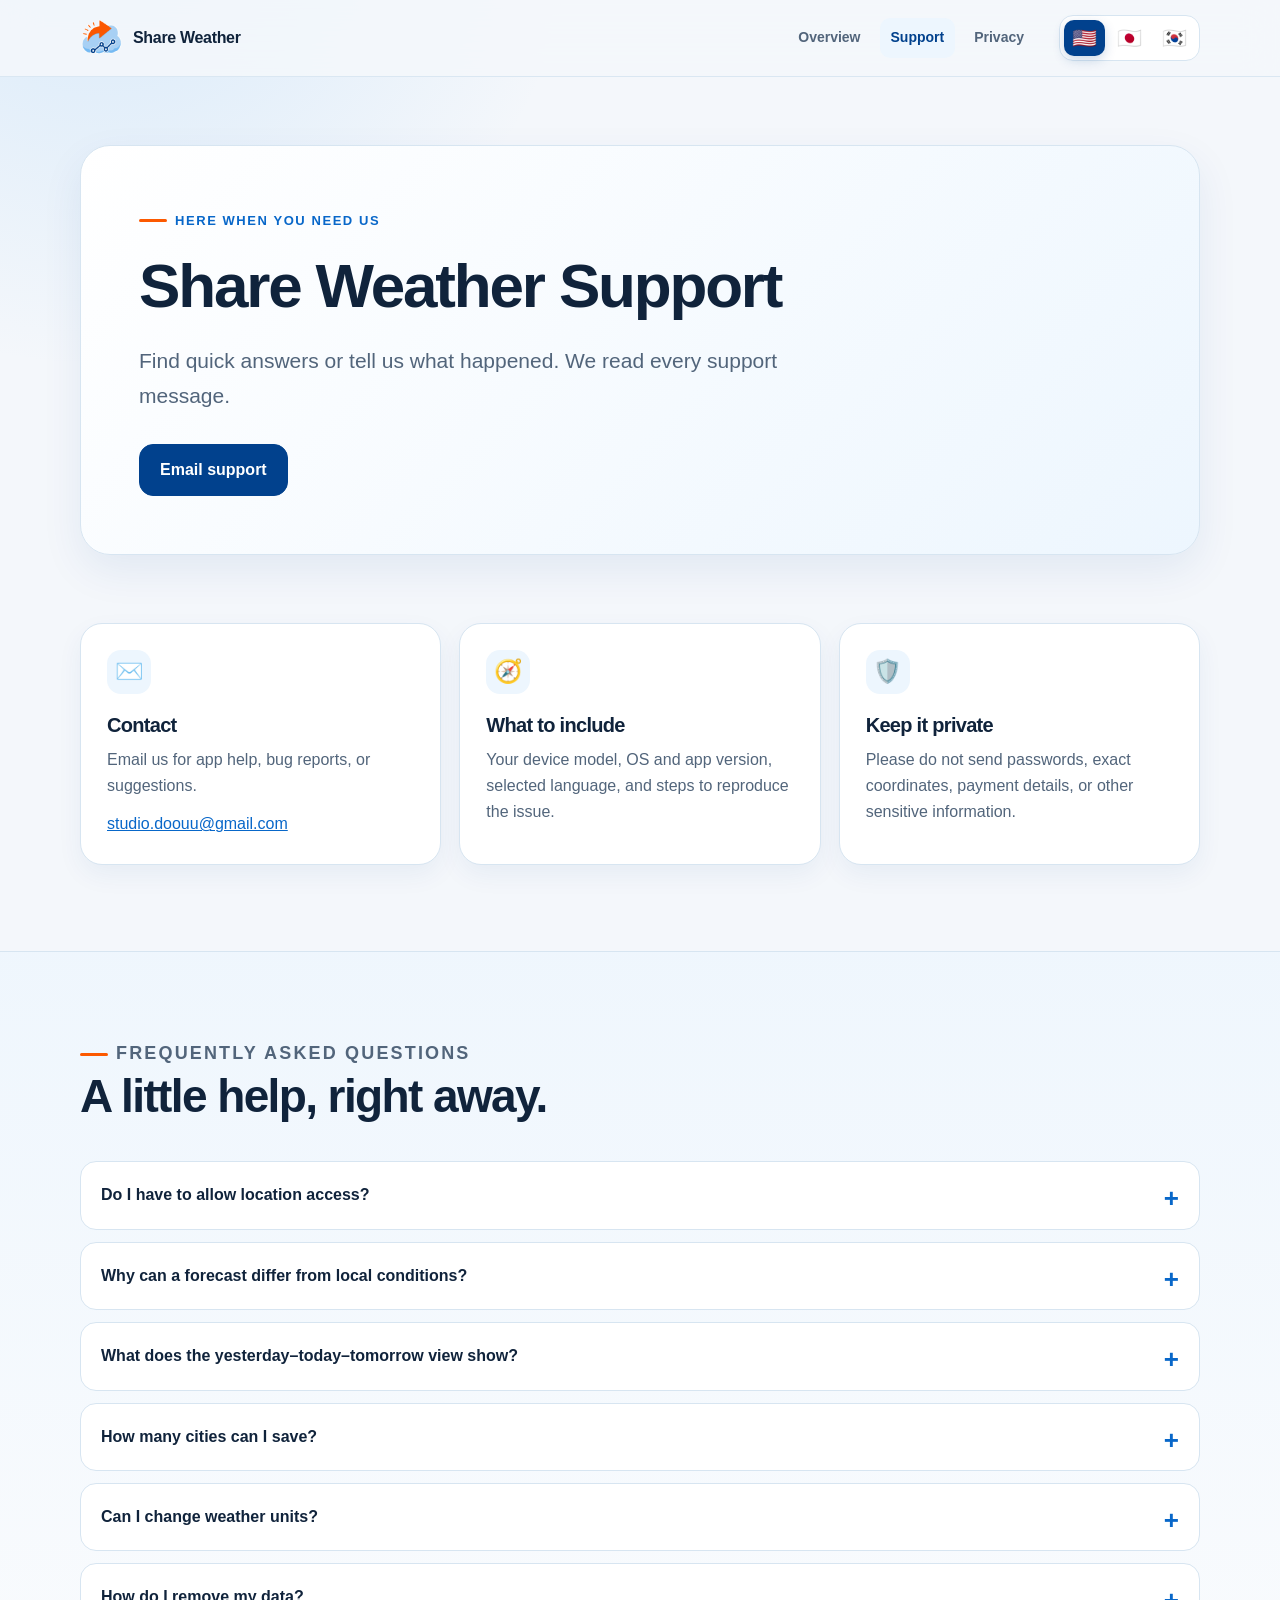
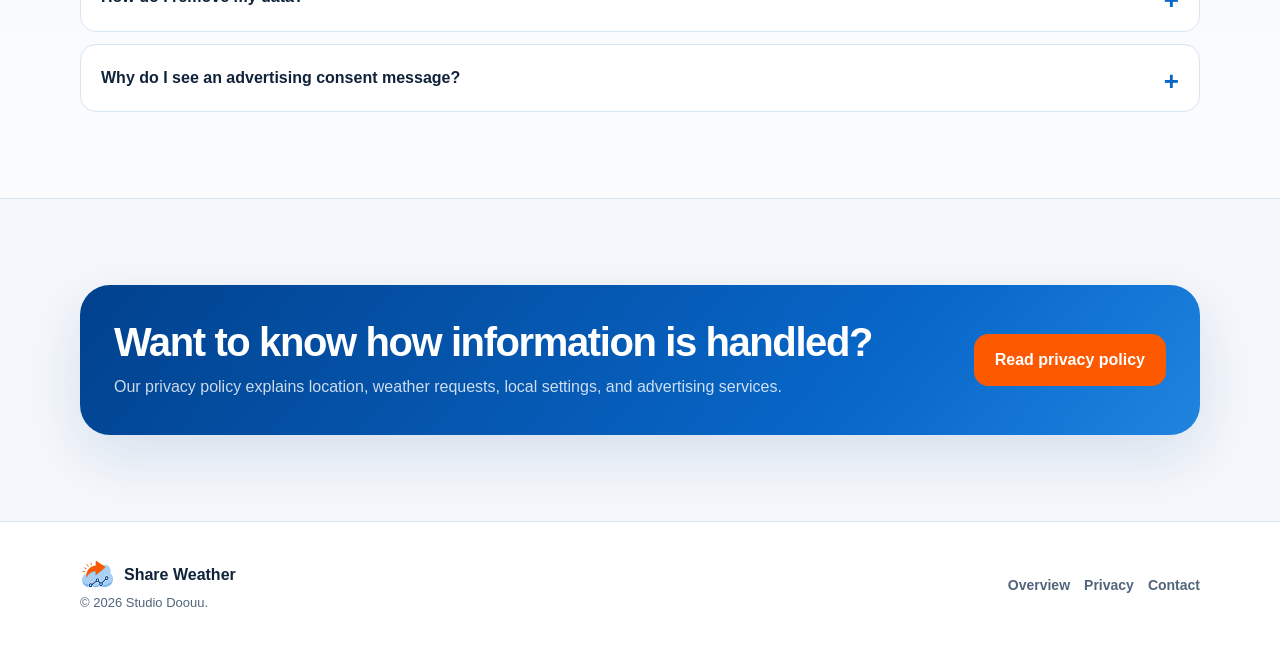
<file: public/share-weather-glb/support/index.html>
<!doctype html>
<html lang="en">
<head>
  <meta charset="utf-8">
  <meta name="viewport" content="width=device-width, initial-scale=1">
  <meta name="theme-color" content="#01418d">
  <meta name="description" content="Help, frequently asked questions, and contact information for Share Weather.">
  <meta property="og:type" content="website">
  <meta property="og:title" content="Share Weather Support">
  <meta property="og:description" content="Get help with location, city search, forecasts, units, sharing, and privacy.">
  <meta property="og:image" content="https://studio-doouu.github.io/public/share-weather-glb/assets/logo.png">
  <link rel="canonical" href="https://studio-doouu.github.io/public/share-weather-glb/support/index.html">
  <link rel="alternate" hreflang="en" data-language-alternate href="?lang=en">
  <link rel="alternate" hreflang="ja" data-language-alternate href="?lang=ja">
  <link rel="alternate" hreflang="ko" data-language-alternate href="?lang=ko">
  <link rel="alternate" hreflang="x-default" data-language-alternate href="?lang=en">
  <link rel="icon" href="../assets/logo.png">
  <link rel="stylesheet" href="../assets/site.css">
  <title>Share Weather Support</title>
</head>
<body>
  <a class="skip-link" href="#main" data-i18n="common.skip">Skip to content</a>
  <header class="site-header">
    <div class="header-inner">
      <a class="brand" href="../index.html" data-keep-lang><img src="../assets/logo.png" alt="" width="42" height="42"><span data-i18n="common.appName">Share Weather</span></a>
      <nav class="site-nav" aria-label="Primary">
        <a href="../index.html" data-keep-lang data-i18n="nav.home">Overview</a>
        <a href="index.html" data-keep-lang aria-current="page" data-i18n="nav.support">Support</a>
        <a href="../privacy/index.html" data-keep-lang data-i18n="nav.privacy">Privacy</a>
      </nav>
      <div class="language-switcher" aria-label="Language">
        <button class="language-button" type="button" data-lang="en" aria-pressed="true">🇺🇸</button>
        <button class="language-button" type="button" data-lang="ja" aria-pressed="false">🇯🇵</button>
        <button class="language-button" type="button" data-lang="ko" aria-pressed="false">🇰🇷</button>
      </div>
    </div>
  </header>

  <main id="main">
    <section class="document-hero">
      <div class="container document-hero-inner">
        <p class="eyebrow" data-i18n="hero.eyebrow">Here when you need us</p>
        <h1 data-i18n="hero.title">Share Weather Support</h1>
        <p class="lead" data-i18n="hero.lead">Find quick answers or tell us what happened. We read every support message.</p>
        <a class="button primary" href="mailto:studio.doouu@gmail.com" data-i18n="hero.email">Email support</a>
      </div>
    </section>

    <section class="section" style="padding-top:34px">
      <div class="container">
        <div class="card-grid">
          <article class="card"><div class="card-icon" aria-hidden="true">✉️</div><h3 data-i18n="contact.title">Contact</h3><p data-i18n="contact.body">Email us for app help, bug reports, or suggestions.</p><p style="margin-top:12px"><a href="mailto:studio.doouu@gmail.com">studio.doouu@gmail.com</a></p></article>
          <article class="card"><div class="card-icon" aria-hidden="true">🧭</div><h3 data-i18n="contact.detailsTitle">What to include</h3><p data-i18n="contact.detailsBody">Your device model, OS and app version, selected language, and steps to reproduce the issue.</p></article>
          <article class="card"><div class="card-icon" aria-hidden="true">🛡️</div><h3 data-i18n="contact.safeTitle">Keep it private</h3><p data-i18n="contact.safeBody">Please do not send passwords, exact coordinates, payment details, or other sensitive information.</p></article>
        </div>
      </div>
    </section>

    <section class="section soft">
      <div class="container">
        <div class="section-heading"><p class="eyebrow" data-i18n="faq.eyebrow">Frequently asked questions</p><h2 data-i18n="faq.title">A little help, right away.</h2></div>
        <div class="faq">
          <details><summary data-i18n="faq.locationQ">Do I have to allow location access?</summary><p data-i18n="faq.locationA">No. Location is optional and used only when you turn on current-location weather. You can search for and save cities without granting permission.</p></details>
          <details><summary data-i18n="faq.accuracyQ">Why can a forecast differ from local conditions?</summary><p data-i18n="faq.accuracyA">Weather data update times, geographic resolution, terrain, and rapidly changing conditions can create differences. Share Weather displays Apple Weather data that may be processed for comparison.</p></details>
          <details><summary data-i18n="faq.compareQ">What does the yesterday–today–tomorrow view show?</summary><p data-i18n="faq.compareA">It aligns weather across nearby days so you can see changes in temperature, precipitation, wind, and other conditions more easily.</p></details>
          <details><summary data-i18n="faq.citiesQ">How many cities can I save?</summary><p data-i18n="faq.citiesA">You can save up to five cities. Open Favorite locations to add, reorder, or remove them.</p></details>
          <details><summary data-i18n="faq.unitsQ">Can I change weather units?</summary><p data-i18n="faq.unitsA">Yes. Temperature, wind speed, precipitation, pressure, and visibility units can be changed independently in Settings.</p></details>
          <details><summary data-i18n="faq.deleteQ">How do I remove my data?</summary><p data-i18n="faq.deleteA">Share Weather has no user account. Remove saved cities in the app, clear app data where your device allows it, or uninstall the app to remove local preferences. Revoke location permission in device settings.</p></details>
          <details><summary data-i18n="faq.adsQ">Why do I see an advertising consent message?</summary><p data-i18n="faq.adsA">In regions where consent is required, Google’s consent interface may ask how advertising data can be used. Available choices depend on your region and the configured advertising partners.</p></details>
        </div>
      </div>
    </section>

    <section class="section">
      <div class="container"><div class="band"><div><h2 data-i18n="privacy.title">Want to know how information is handled?</h2><p data-i18n="privacy.body">Our privacy policy explains location, weather requests, local settings, and advertising services.</p></div><a class="button accent" href="../privacy/index.html" data-keep-lang data-i18n="privacy.button">Read privacy policy</a></div></div>
    </section>
  </main>

  <footer class="site-footer">
    <div class="container footer-inner">
      <div><div class="footer-brand"><img src="../assets/logo.png" alt="" width="34" height="34"><span data-i18n="common.appName">Share Weather</span></div><div class="copyright">© 2026 Studio Doouu.</div></div>
      <div class="footer-links"><a class="footer-link" href="../index.html" data-keep-lang data-i18n="nav.home">Overview</a><a class="footer-link" href="../privacy/index.html" data-keep-lang data-i18n="nav.privacy">Privacy</a><a class="footer-link" href="mailto:studio.doouu@gmail.com" data-i18n="common.contact">Contact</a></div>
    </div>
  </footer>

  <script>
    window.PAGE_I18N = {
      en: {
        meta: { title: "Share Weather Support", description: "Help, frequently asked questions, and contact information for Share Weather." },
        language: { en: "View in English", ja: "View in Japanese", ko: "View in Korean" }, common: { appName: "Share Weather", skip: "Skip to content", contact: "Contact" }, nav: { home: "Overview", support: "Support", privacy: "Privacy" },
        hero: { eyebrow: "Here when you need us", title: "Share Weather Support", lead: "Find quick answers or tell us what happened. We read every support message.", email: "Email support" },
        contact: { title: "Contact", body: "Email us for app help, bug reports, or suggestions.", detailsTitle: "What to include", detailsBody: "Your device model, OS and app version, selected language, and steps to reproduce the issue.", safeTitle: "Keep it private", safeBody: "Please do not send passwords, exact coordinates, payment details, or other sensitive information." },
        faq: { eyebrow: "Frequently asked questions", title: "A little help, right away.", locationQ: "Do I have to allow location access?", locationA: "No. Location is optional and used only when you turn on current-location weather. You can search for and save cities without granting permission.", accuracyQ: "Why can a forecast differ from local conditions?", accuracyA: "Weather data update times, geographic resolution, terrain, and rapidly changing conditions can create differences. Share Weather displays Apple Weather data that may be processed for comparison.", compareQ: "What does the yesterday–today–tomorrow view show?", compareA: "It aligns weather across nearby days so you can see changes in temperature, precipitation, wind, and other conditions more easily.", citiesQ: "How many cities can I save?", citiesA: "You can save up to five cities. Open Favorite locations to add, reorder, or remove them.", unitsQ: "Can I change weather units?", unitsA: "Yes. Temperature, wind speed, precipitation, pressure, and visibility units can be changed independently in Settings.", deleteQ: "How do I remove my data?", deleteA: "Share Weather has no user account. Remove saved cities in the app, clear app data where your device allows it, or uninstall the app to remove local preferences. Revoke location permission in device settings.", adsQ: "Why do I see an advertising consent message?", adsA: "In regions where consent is required, Google’s consent interface may ask how advertising data can be used. Available choices depend on your region and the configured advertising partners." },
        privacy: { title: "Want to know how information is handled?", body: "Our privacy policy explains location, weather requests, local settings, and advertising services.", button: "Read privacy policy" }
      },
      ja: {
        meta: { title: "シェアウェザー サポート", description: "シェアウェザーのヘルプ、よくある質問、お問い合わせ先。" },
        language: { en: "英語で表示", ja: "日本語で表示", ko: "韓国語で表示" }, common: { appName: "シェアウェザー", skip: "本文へ移動", contact: "お問い合わせ" }, nav: { home: "概要", support: "サポート", privacy: "プライバシー" },
        hero: { eyebrow: "必要なときにサポート", title: "シェアウェザー サポート", lead: "よくある質問を確認するか、発生した問題をお知らせください。すべてのメッセージを確認します。", email: "メールで問い合わせる" },
        contact: { title: "お問い合わせ", body: "使い方、不具合、機能のご提案についてメールでご連絡ください。", detailsTitle: "記載してほしい内容", detailsBody: "端末モデル、OSとアプリのバージョン、選択中の言語、問題を再現する手順。", safeTitle: "安全のために", safeBody: "パスワード、正確な座標、決済情報などの機密情報は送信しないでください。" },
        faq: { eyebrow: "よくある質問", title: "すぐに確認できる回答。", locationQ: "位置情報の許可は必須ですか？", locationA: "いいえ。位置情報は任意で、現在地の天気をオンにした場合のみ使用します。許可しなくても都市の検索・保存ができます。", accuracyQ: "予報と現地の天気が異なることがあるのはなぜですか？", accuracyA: "データの更新時刻、地理的な解像度、地形、急な天候変化により差が生じる場合があります。本アプリはApple Weatherのデータを比較表示用に処理して表示します。", compareQ: "昨日・今日・明日の画面では何が分かりますか？", compareA: "近い日付の天気を揃えて表示し、気温、降水、風などの変化を見つけやすくします。", citiesQ: "都市はいくつ保存できますか？", citiesA: "最大5都市まで保存できます。「お気に入りの地域」から追加、並べ替え、削除ができます。", unitsQ: "天気の単位は変更できますか？", unitsA: "はい。気温、風速、降水量、気圧、視程の単位を設定で個別に変更できます。", deleteQ: "自分のデータを削除するには？", deleteA: "ユーザーアカウントはありません。アプリで保存都市を削除するか、端末でアプリデータを消去、またはアンインストールしてください。位置情報の許可は端末設定で取り消せます。", adsQ: "広告の同意画面が表示されるのはなぜですか？", adsA: "同意が必要な地域では、Googleの画面で広告データの利用方法を選択する場合があります。選択肢は地域と設定済みの広告パートナーにより異なります。" },
        privacy: { title: "情報の取り扱いについて", body: "位置情報、天気リクエスト、端末内設定、広告サービスについて説明しています。", button: "プライバシーポリシー" }
      },
      ko: {
        meta: { title: "Share Weather 지원", description: "Share Weather 도움말, 자주 묻는 질문과 문의처." },
        language: { en: "영어로 보기", ja: "일본어로 보기", ko: "한국어로 보기" }, common: { appName: "Share Weather", skip: "본문으로 이동", contact: "문의" }, nav: { home: "소개", support: "지원", privacy: "개인정보" },
        hero: { eyebrow: "필요할 때 함께하는 지원", title: "Share Weather 지원", lead: "빠른 답변을 확인하거나 발생한 문제를 알려주세요. 모든 지원 메일을 확인합니다.", email: "이메일 문의" },
        contact: { title: "문의", body: "앱 사용 도움, 오류 제보, 기능 제안은 이메일로 보내주세요.", detailsTitle: "함께 알려주세요", detailsBody: "기기 모델, OS와 앱 버전, 선택한 언어, 문제를 재현하는 순서.", safeTitle: "민감정보는 제외", safeBody: "비밀번호, 정확한 좌표, 결제 정보 등 민감한 정보는 보내지 마세요." },
        faq: { eyebrow: "자주 묻는 질문", title: "필요한 답을 빠르게.", locationQ: "위치 권한을 꼭 허용해야 하나요?", locationA: "아니요. 위치는 선택 사항이며 현재 위치 날씨를 켰을 때만 사용합니다. 권한 없이도 도시를 검색하고 저장할 수 있습니다.", accuracyQ: "예보와 실제 날씨가 다를 수 있는 이유는 무엇인가요?", accuracyA: "날씨 데이터 갱신 시점, 지역 해상도, 지형, 급격한 변화에 따라 차이가 생길 수 있습니다. Share Weather는 Apple Weather 데이터를 비교에 맞게 가공하여 표시합니다.", compareQ: "어제·오늘·내일 화면에서는 무엇을 볼 수 있나요?", compareA: "가까운 날짜의 날씨를 같은 흐름으로 보여주어 기온, 강수, 바람 등의 변화를 쉽게 확인할 수 있습니다.", citiesQ: "도시는 몇 개까지 저장할 수 있나요?", citiesA: "최대 5개까지 저장할 수 있습니다. 즐겨찾는 지역에서 추가, 순서 변경, 삭제가 가능합니다.", unitsQ: "날씨 단위를 변경할 수 있나요?", unitsA: "네. 설정에서 기온, 풍속, 강수량, 기압, 가시거리 단위를 각각 변경할 수 있습니다.", deleteQ: "내 데이터를 어떻게 삭제하나요?", deleteA: "사용자 계정은 없습니다. 앱에서 저장 도시를 삭제하거나 기기에서 앱 데이터를 지우거나 앱을 제거하면 로컬 설정이 삭제됩니다. 위치 권한은 기기 설정에서 철회할 수 있습니다.", adsQ: "광고 동의 화면은 왜 표시되나요?", adsA: "동의가 필요한 지역에서는 Google 화면을 통해 광고 데이터 사용 방식을 선택할 수 있습니다. 제공되는 선택지는 지역과 광고 파트너 설정에 따라 달라집니다." },
        privacy: { title: "정보가 어떻게 처리되는지 궁금한가요?", body: "위치, 날씨 요청, 로컬 설정과 광고 서비스 처리 방식을 설명합니다.", button: "개인정보처리방침" }
      }
    };
  </script>
  <script src="../assets/site.js"></script>
</body>
</html>
</file>
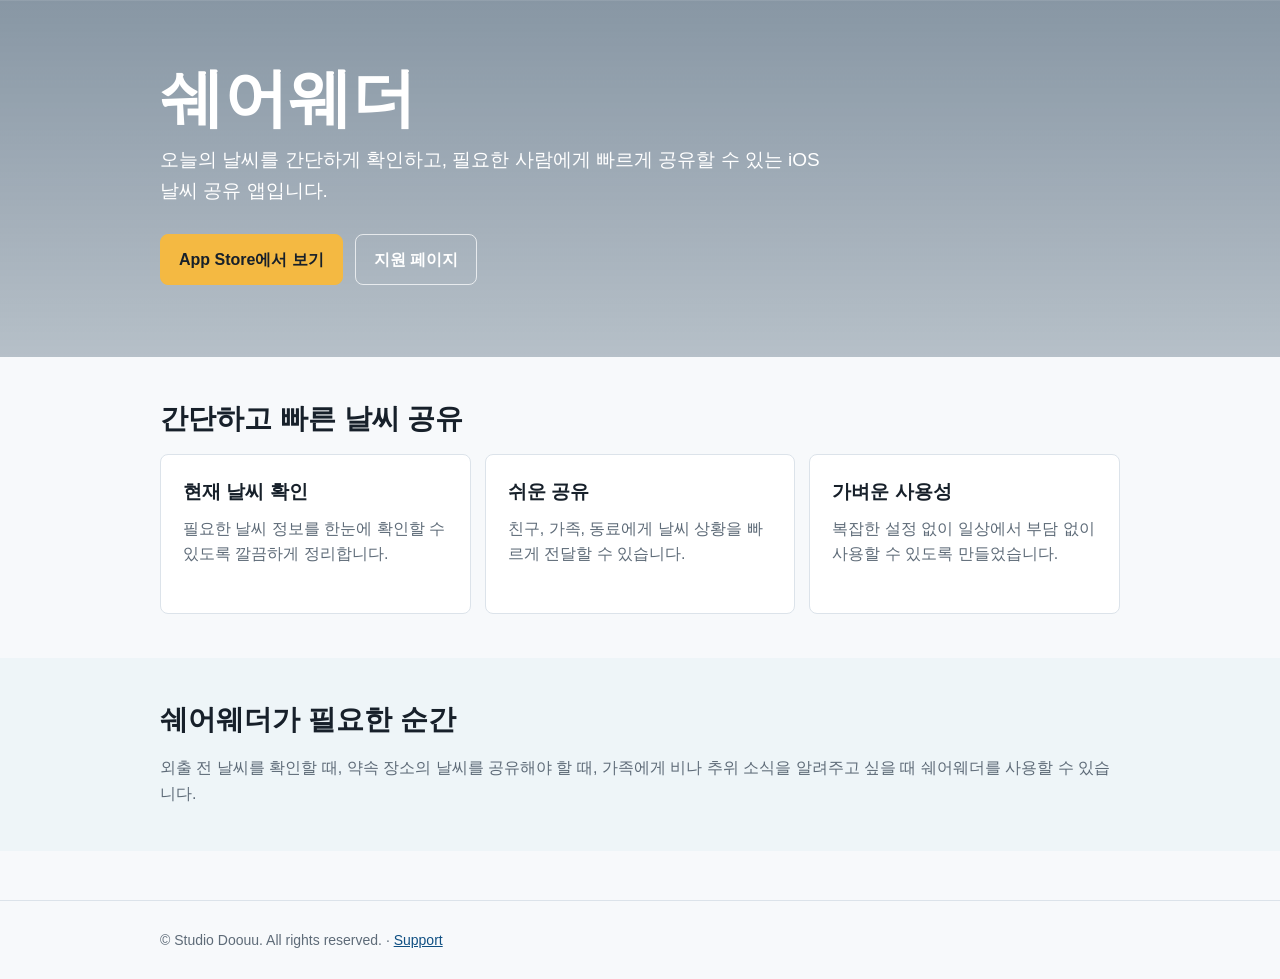
<file: public/share-weather-kor/marketing/share-weather-marketing-kr.html>
<!doctype html>
<html lang="ko">
  <head>
    <meta charset="utf-8">
    <meta name="viewport" content="width=device-width, initial-scale=1">
    <meta name="description" content="쉐어웨더는 지금의 날씨를 간단히 공유하고 확인할 수 있는 iOS 앱입니다.">
    <title>쉐어웨더 | 날씨 공유 앱</title>
    <style>
      :root {
        color-scheme: light;
        --bg: #f7f9fb;
        --surface: #ffffff;
        --text: #17202a;
        --muted: #5e6b78;
        --line: #dce3ea;
        --primary: #1769aa;
        --primary-dark: #0f4f82;
        --accent: #f4b942;
      }

      * {
        box-sizing: border-box;
      }

      body {
        margin: 0;
        font-family: -apple-system, BlinkMacSystemFont, "Segoe UI", sans-serif;
        background: var(--bg);
        color: var(--text);
        line-height: 1.6;
      }

      main {
        min-height: 100vh;
      }

      .hero {
        background:
          linear-gradient(rgba(14, 43, 69, 0.48), rgba(14, 43, 69, 0.28)),
          url("https://images.unsplash.com/photo-1504608524841-42fe6f032b4b?auto=format&fit=crop&w=1800&q=80");
        background-position: center;
        background-size: cover;
        color: #ffffff;
        padding: 64px 20px 72px;
      }

      .hero-inner,
      .section-inner {
        width: min(960px, 100%);
        margin: 0 auto;
      }

      .app-name {
        margin: 0 0 12px;
        font-size: clamp(36px, 7vw, 64px);
        font-weight: 800;
        line-height: 1.08;
        letter-spacing: 0;
      }

      .hero-copy {
        max-width: 680px;
        margin: 0 0 28px;
        font-size: 19px;
      }

      .actions {
        display: flex;
        flex-wrap: wrap;
        gap: 12px;
      }

      .button {
        display: inline-flex;
        align-items: center;
        justify-content: center;
        min-height: 48px;
        padding: 12px 18px;
        border-radius: 8px;
        border: 1px solid rgba(255, 255, 255, 0.72);
        color: #ffffff;
        font-weight: 700;
        text-decoration: none;
      }

      .button.primary {
        border-color: var(--accent);
        background: var(--accent);
        color: #17202a;
      }

      section {
        padding: 44px 20px;
      }

      h2 {
        margin: 0 0 18px;
        font-size: 28px;
        line-height: 1.25;
        letter-spacing: 0;
      }

      .features {
        display: grid;
        grid-template-columns: repeat(3, 1fr);
        gap: 14px;
      }

      .feature {
        min-height: 160px;
        padding: 22px;
        border: 1px solid var(--line);
        border-radius: 8px;
        background: var(--surface);
      }

      .feature h3 {
        margin: 0 0 8px;
        font-size: 19px;
        letter-spacing: 0;
      }

      .feature p,
      .plain-copy {
        margin: 0;
        color: var(--muted);
      }

      .info {
        background: #eef5f8;
      }

      .footer {
        padding: 28px 20px;
        border-top: 1px solid var(--line);
        color: var(--muted);
        font-size: 14px;
      }

      .footer a {
        color: var(--primary-dark);
      }

      @media (max-width: 760px) {
        .hero {
          padding-top: 48px;
          padding-bottom: 56px;
        }

        .features {
          grid-template-columns: 1fr;
        }

        .button {
          width: 100%;
        }
      }
    </style>
  </head>
  <body>
    <main>
      <section class="hero">
        <div class="hero-inner">
          <h1 class="app-name">쉐어웨더</h1>
          <p class="hero-copy">
            오늘의 날씨를 간단하게 확인하고, 필요한 사람에게 빠르게 공유할 수 있는 iOS 날씨 공유 앱입니다.
          </p>
          <div class="actions">
            <a class="button primary" href="https://apps.apple.com/kr/app/%EC%89%90%EC%96%B4%EC%9B%A8%EB%8D%94/id6763901111">App Store에서 보기</a>
            <a class="button" href="../support/share-weather-support-kr">지원 페이지</a>
          </div>
        </div>
      </section>

      <section>
        <div class="section-inner">
          <h2>간단하고 빠른 날씨 공유</h2>
          <div class="features">
            <article class="feature">
              <h3>현재 날씨 확인</h3>
              <p>필요한 날씨 정보를 한눈에 확인할 수 있도록 깔끔하게 정리합니다.</p>
            </article>
            <article class="feature">
              <h3>쉬운 공유</h3>
              <p>친구, 가족, 동료에게 날씨 상황을 빠르게 전달할 수 있습니다.</p>
            </article>
            <article class="feature">
              <h3>가벼운 사용성</h3>
              <p>복잡한 설정 없이 일상에서 부담 없이 사용할 수 있도록 만들었습니다.</p>
            </article>
          </div>
        </div>
      </section>

      <section class="info">
        <div class="section-inner">
          <h2>쉐어웨더가 필요한 순간</h2>
          <p class="plain-copy">
            외출 전 날씨를 확인할 때, 약속 장소의 날씨를 공유해야 할 때, 가족에게 비나 추위 소식을 알려주고 싶을 때 쉐어웨더를 사용할 수 있습니다.
          </p>
        </div>
      </section>
    </main>

    <footer class="footer">
      <div class="section-inner">
        <span>© Studio Doouu. All rights reserved.</span>
        <span> · </span>
        <a href="../support/share-weather-support-kr">Support</a>
      </div>
    </footer>
  </body>
</html>
</file>
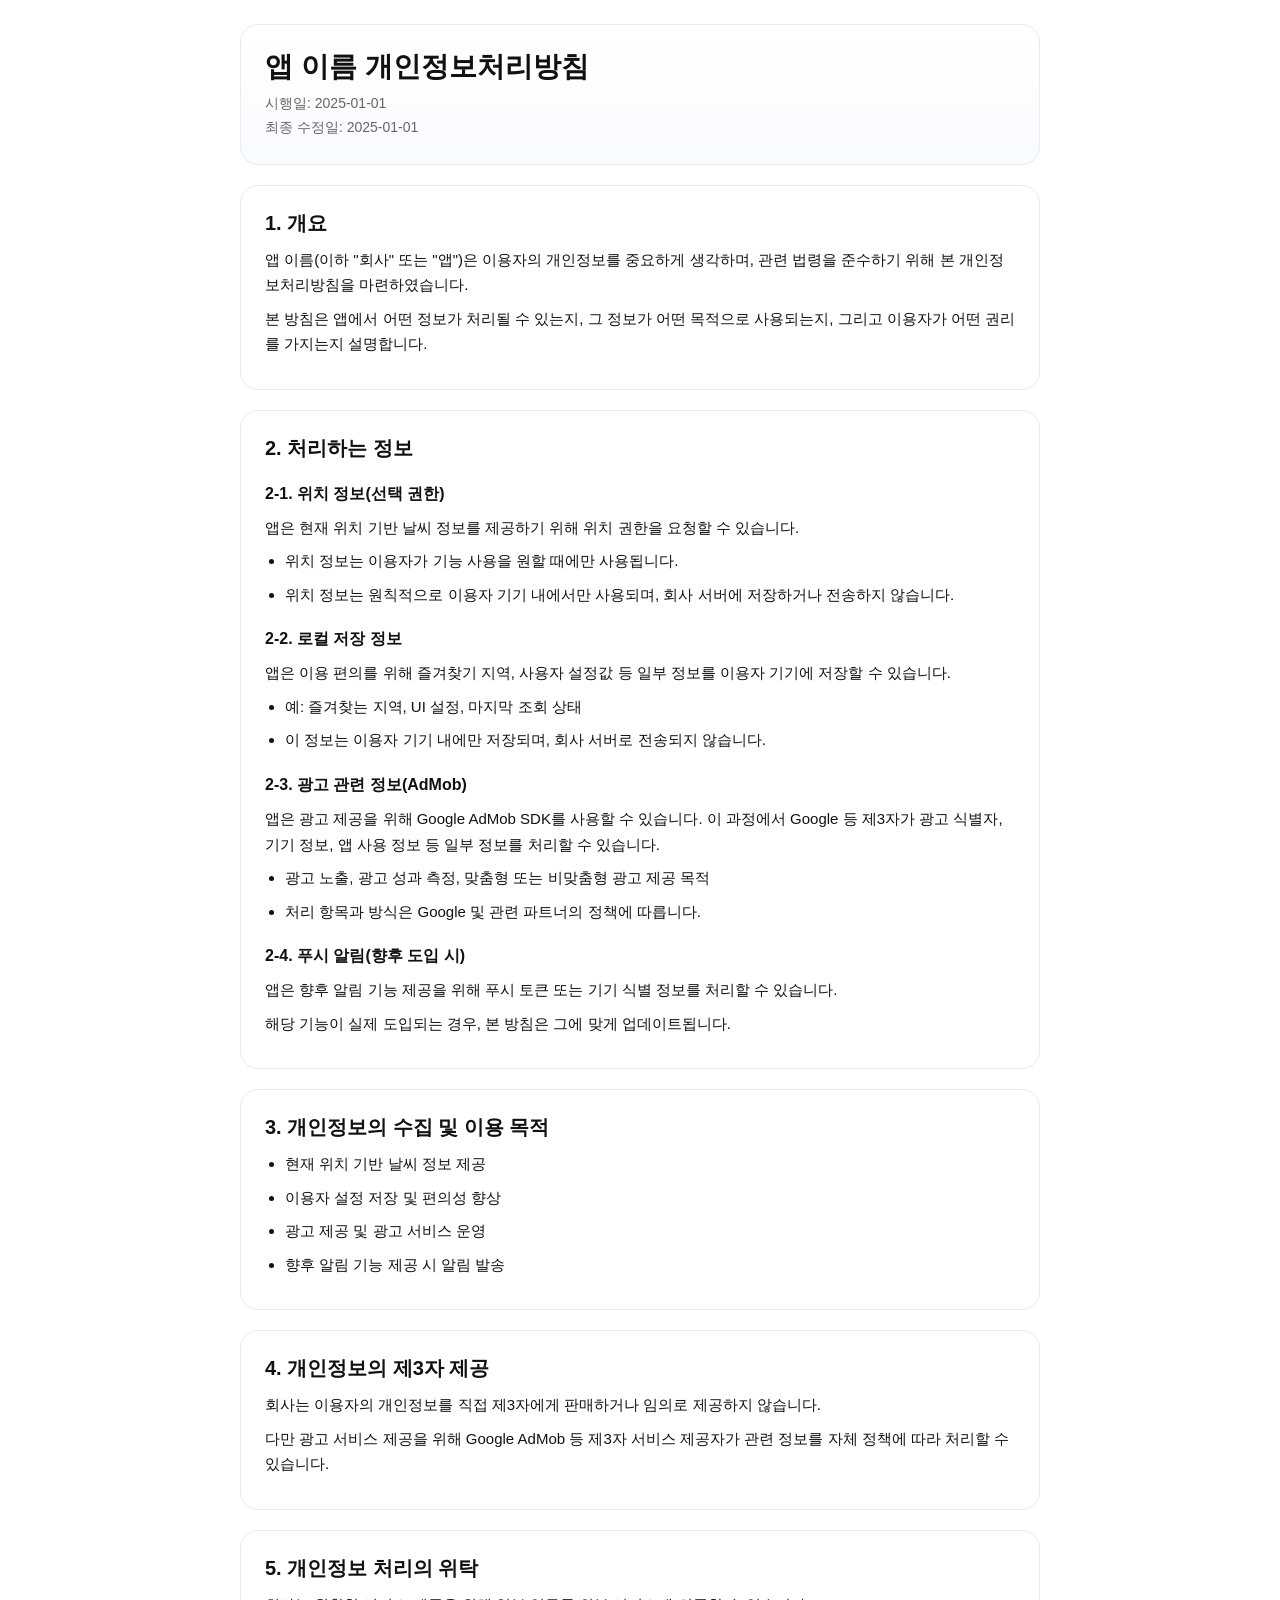
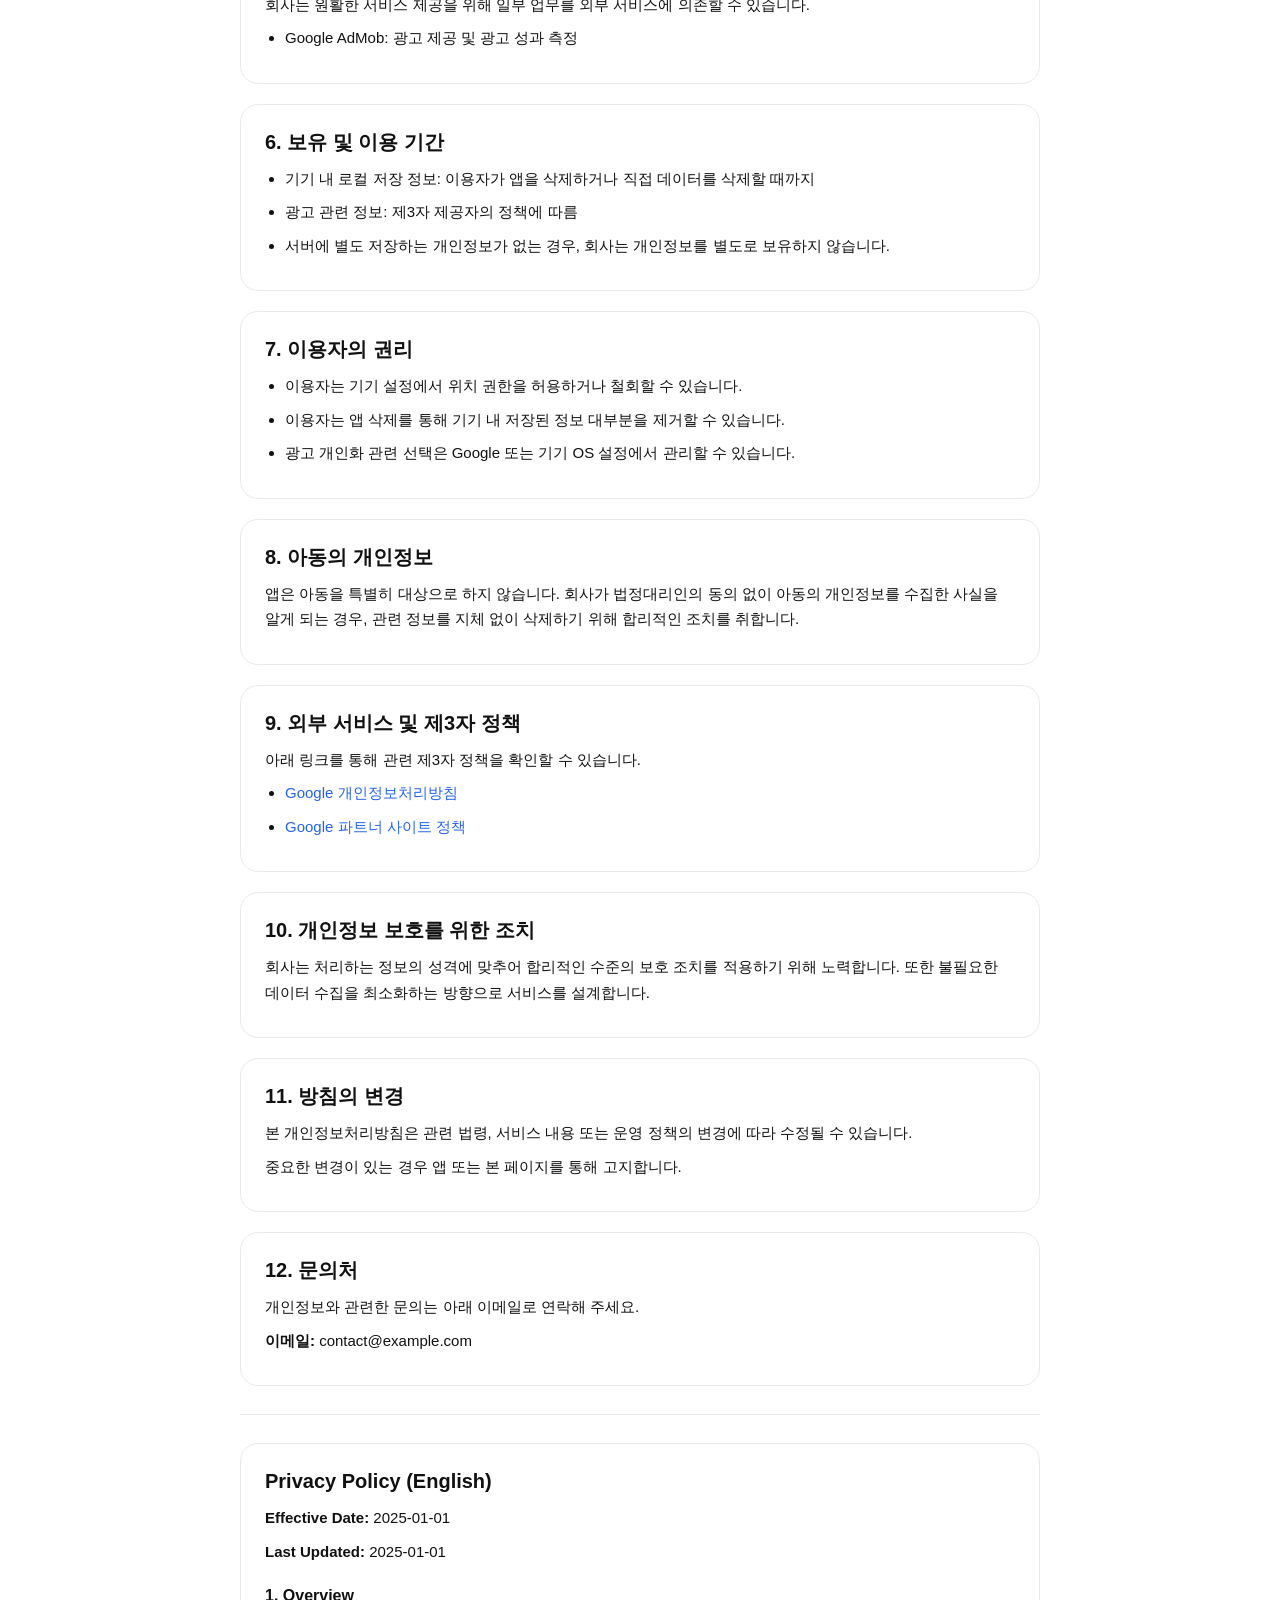
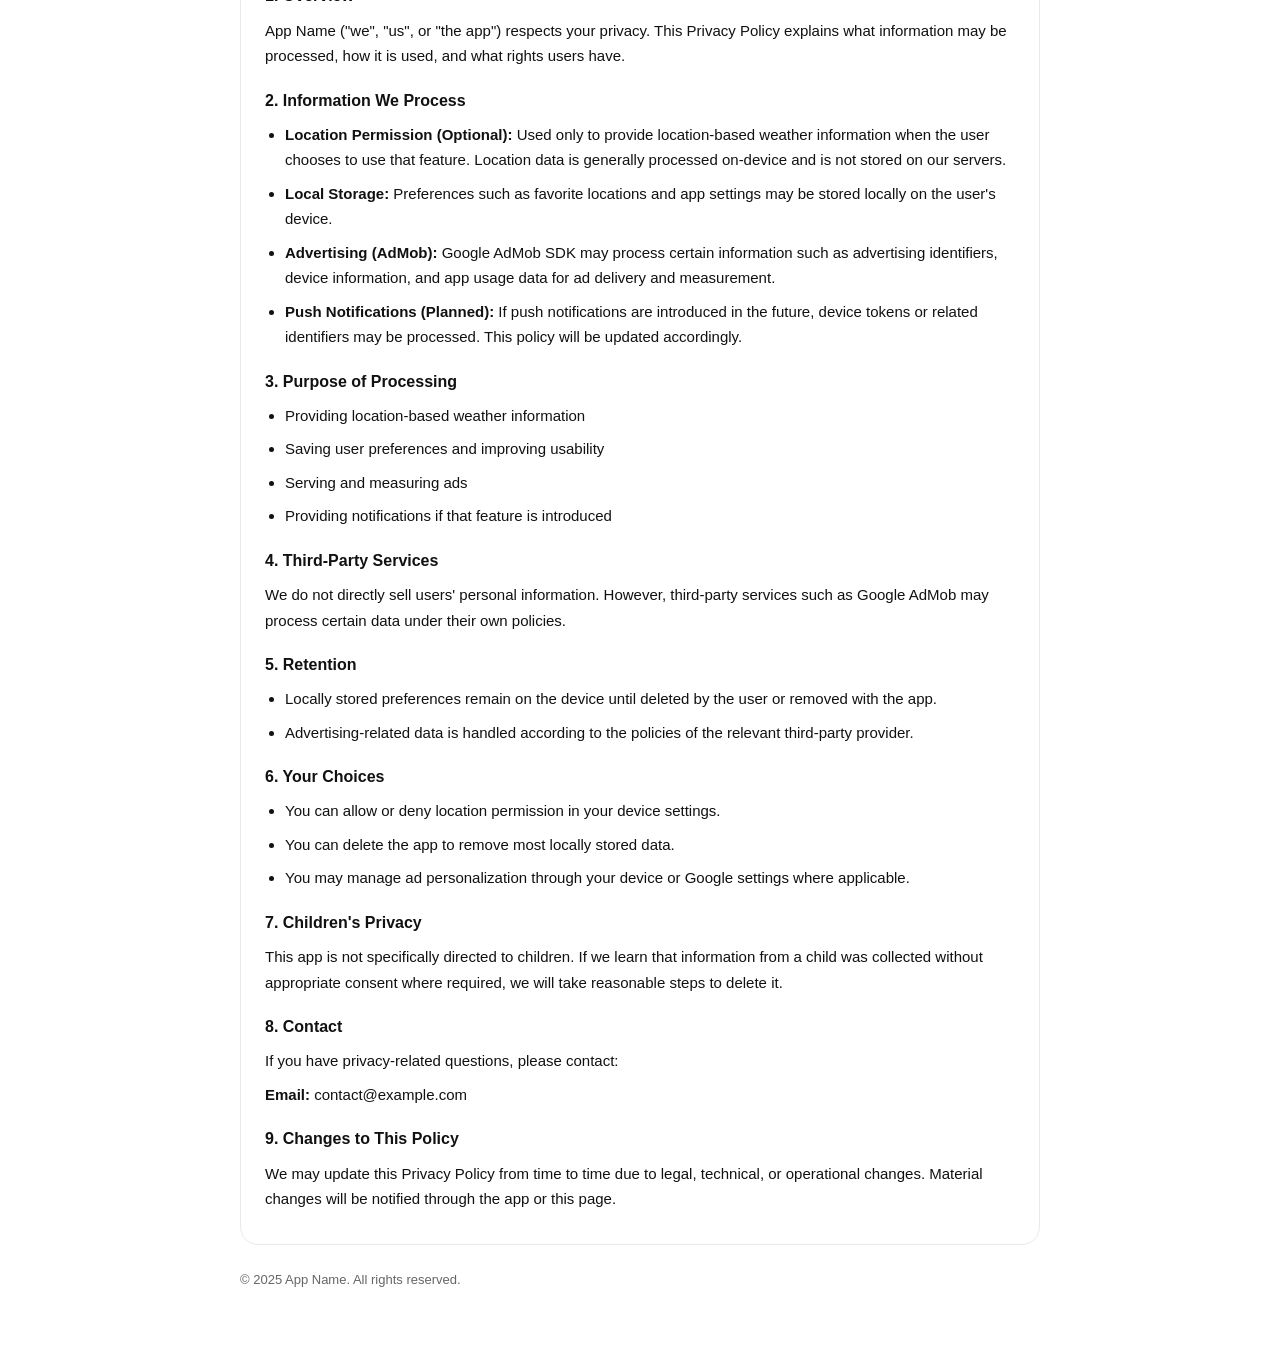
<file: public/share-weather-kor/policy/share-weather-privacy-policy-kr.html>
<!doctype html>
<html lang="ko">
<head>
  <meta charset="utf-8" />
  <meta name="viewport" content="width=device-width, initial-scale=1" />
  <title>앱 이름 개인정보처리방침</title>
  <meta name="description" content="앱 이름 개인정보처리방침" />
  <style>
    :root {
      --bg: #ffffff;
      --text: #111111;
      --muted: #666666;
      --line: #eaeaea;
      --card: #f8f9fb;
      --accent: #2563eb;
    }

    * { box-sizing: border-box; }

    body {
      margin: 0;
      background: var(--bg);
      color: var(--text);
      font-family: -apple-system, BlinkMacSystemFont, "Apple SD Gothic Neo",
        "Noto Sans KR", "Segoe UI", Roboto, Helvetica, Arial, sans-serif;
      line-height: 1.7;
    }

    .wrap {
      max-width: 840px;
      margin: 0 auto;
      padding: 24px 20px 56px;
    }

    .hero {
      padding: 24px;
      border: 1px solid var(--line);
      border-radius: 18px;
      background: linear-gradient(180deg, #ffffff 0%, #f8fbff 100%);
    }

    h1 {
      margin: 0 0 8px;
      font-size: 28px;
      line-height: 1.25;
    }

    .subtitle {
      margin: 0;
      color: var(--muted);
      font-size: 14px;
    }

    .card {
      margin-top: 20px;
      padding: 24px;
      border: 1px solid var(--line);
      border-radius: 18px;
      background: var(--bg);
    }

    h2 {
      margin: 0 0 10px;
      font-size: 20px;
      line-height: 1.35;
    }

    h3 {
      margin: 18px 0 8px;
      font-size: 16px;
    }

    p {
      margin: 8px 0;
      font-size: 15px;
    }

    ul {
      margin: 8px 0 0 20px;
      padding: 0;
    }

    li {
      margin: 8px 0;
      font-size: 15px;
    }

    hr {
      margin: 28px 0;
      border: 0;
      border-top: 1px solid var(--line);
    }

    .note {
      padding: 14px 16px;
      background: var(--card);
      border-radius: 12px;
      font-size: 14px;
      color: #333;
    }

    a {
      color: var(--accent);
      text-decoration: none;
    }

    a:hover {
      text-decoration: underline;
    }

    .footer {
      margin-top: 24px;
      font-size: 13px;
      color: var(--muted);
    }

    @media (max-width: 640px) {
      .wrap {
        padding: 16px 14px 40px;
      }

      .hero, .card {
        padding: 18px;
        border-radius: 14px;
      }

      h1 {
        font-size: 24px;
      }

      h2 {
        font-size: 18px;
      }
    }
  </style>
</head>
<body>
  <main class="wrap">
    <section class="hero">
      <h1>앱 이름 개인정보처리방침</h1>
      <p class="subtitle">시행일: 2025-01-01</p>
      <p class="subtitle">최종 수정일: 2025-01-01</p>
    </section>

    <section class="card">
      <h2>1. 개요</h2>
      <p>
        앱 이름(이하 "회사" 또는 "앱")은 이용자의 개인정보를 중요하게 생각하며,
        관련 법령을 준수하기 위해 본 개인정보처리방침을 마련하였습니다.
      </p>
      <p>
        본 방침은 앱에서 어떤 정보가 처리될 수 있는지, 그 정보가 어떤 목적으로 사용되는지,
        그리고 이용자가 어떤 권리를 가지는지 설명합니다.
      </p>
    </section>

    <section class="card">
      <h2>2. 처리하는 정보</h2>

      <h3>2-1. 위치 정보(선택 권한)</h3>
      <p>
        앱은 현재 위치 기반 날씨 정보를 제공하기 위해 위치 권한을 요청할 수 있습니다.
      </p>
      <ul>
        <li>위치 정보는 이용자가 기능 사용을 원할 때에만 사용됩니다.</li>
        <li>위치 정보는 원칙적으로 이용자 기기 내에서만 사용되며, 회사 서버에 저장하거나 전송하지 않습니다.</li>
      </ul>

      <h3>2-2. 로컬 저장 정보</h3>
      <p>
        앱은 이용 편의를 위해 즐겨찾기 지역, 사용자 설정값 등 일부 정보를 이용자 기기에 저장할 수 있습니다.
      </p>
      <ul>
        <li>예: 즐겨찾는 지역, UI 설정, 마지막 조회 상태</li>
        <li>이 정보는 이용자 기기 내에만 저장되며, 회사 서버로 전송되지 않습니다.</li>
      </ul>

      <h3>2-3. 광고 관련 정보(AdMob)</h3>
      <p>
        앱은 광고 제공을 위해 Google AdMob SDK를 사용할 수 있습니다.
        이 과정에서 Google 등 제3자가 광고 식별자, 기기 정보, 앱 사용 정보 등 일부 정보를 처리할 수 있습니다.
      </p>
      <ul>
        <li>광고 노출, 광고 성과 측정, 맞춤형 또는 비맞춤형 광고 제공 목적</li>
        <li>처리 항목과 방식은 Google 및 관련 파트너의 정책에 따릅니다.</li>
      </ul>

      <h3>2-4. 푸시 알림(향후 도입 시)</h3>
      <p>
        앱은 향후 알림 기능 제공을 위해 푸시 토큰 또는 기기 식별 정보를 처리할 수 있습니다.
      </p>
      <p>
        해당 기능이 실제 도입되는 경우, 본 방침은 그에 맞게 업데이트됩니다.
      </p>
    </section>

    <section class="card">
      <h2>3. 개인정보의 수집 및 이용 목적</h2>
      <ul>
        <li>현재 위치 기반 날씨 정보 제공</li>
        <li>이용자 설정 저장 및 편의성 향상</li>
        <li>광고 제공 및 광고 서비스 운영</li>
        <li>향후 알림 기능 제공 시 알림 발송</li>
      </ul>
    </section>

    <section class="card">
      <h2>4. 개인정보의 제3자 제공</h2>
      <p>
        회사는 이용자의 개인정보를 직접 제3자에게 판매하거나 임의로 제공하지 않습니다.
      </p>
      <p>
        다만 광고 서비스 제공을 위해 Google AdMob 등 제3자 서비스 제공자가 관련 정보를 자체 정책에 따라 처리할 수 있습니다.
      </p>
    </section>

    <section class="card">
      <h2>5. 개인정보 처리의 위탁</h2>
      <p>
        회사는 원활한 서비스 제공을 위해 일부 업무를 외부 서비스에 의존할 수 있습니다.
      </p>
      <ul>
        <li>Google AdMob: 광고 제공 및 광고 성과 측정</li>
      </ul>
    </section>

    <section class="card">
      <h2>6. 보유 및 이용 기간</h2>
      <ul>
        <li>기기 내 로컬 저장 정보: 이용자가 앱을 삭제하거나 직접 데이터를 삭제할 때까지</li>
        <li>광고 관련 정보: 제3자 제공자의 정책에 따름</li>
        <li>서버에 별도 저장하는 개인정보가 없는 경우, 회사는 개인정보를 별도로 보유하지 않습니다.</li>
      </ul>
    </section>

    <section class="card">
      <h2>7. 이용자의 권리</h2>
      <ul>
        <li>이용자는 기기 설정에서 위치 권한을 허용하거나 철회할 수 있습니다.</li>
        <li>이용자는 앱 삭제를 통해 기기 내 저장된 정보 대부분을 제거할 수 있습니다.</li>
        <li>광고 개인화 관련 선택은 Google 또는 기기 OS 설정에서 관리할 수 있습니다.</li>
      </ul>
    </section>

    <section class="card">
      <h2>8. 아동의 개인정보</h2>
      <p>
        앱은 아동을 특별히 대상으로 하지 않습니다.
        회사가 법정대리인의 동의 없이 아동의 개인정보를 수집한 사실을 알게 되는 경우,
        관련 정보를 지체 없이 삭제하기 위해 합리적인 조치를 취합니다.
      </p>
    </section>

    <section class="card">
      <h2>9. 외부 서비스 및 제3자 정책</h2>
      <p>아래 링크를 통해 관련 제3자 정책을 확인할 수 있습니다.</p>
      <ul>
        <li>
          <a href="https://policies.google.com/privacy" target="_blank" rel="noopener noreferrer">
            Google 개인정보처리방침
          </a>
        </li>
        <li>
          <a href="https://policies.google.com/technologies/partner-sites" target="_blank" rel="noopener noreferrer">
            Google 파트너 사이트 정책
          </a>
        </li>
      </ul>
    </section>

    <section class="card">
      <h2>10. 개인정보 보호를 위한 조치</h2>
      <p>
        회사는 처리하는 정보의 성격에 맞추어 합리적인 수준의 보호 조치를 적용하기 위해 노력합니다.
        또한 불필요한 데이터 수집을 최소화하는 방향으로 서비스를 설계합니다.
      </p>
    </section>

    <section class="card">
      <h2>11. 방침의 변경</h2>
      <p>
        본 개인정보처리방침은 관련 법령, 서비스 내용 또는 운영 정책의 변경에 따라 수정될 수 있습니다.
      </p>
      <p>
        중요한 변경이 있는 경우 앱 또는 본 페이지를 통해 고지합니다.
      </p>
    </section>

    <section class="card">
      <h2>12. 문의처</h2>
      <p>개인정보와 관련한 문의는 아래 이메일로 연락해 주세요.</p>
      <p><strong>이메일:</strong> contact@example.com</p>
    </section>

    <hr />

    <section class="card">
      <h2>Privacy Policy (English)</h2>
      <p><strong>Effective Date:</strong> 2025-01-01</p>
      <p><strong>Last Updated:</strong> 2025-01-01</p>

      <h3>1. Overview</h3>
      <p>
        App Name ("we", "us", or "the app") respects your privacy.
        This Privacy Policy explains what information may be processed,
        how it is used, and what rights users have.
      </p>

      <h3>2. Information We Process</h3>
      <ul>
        <li>
          <strong>Location Permission (Optional):</strong>
          Used only to provide location-based weather information when the user chooses to use that feature.
          Location data is generally processed on-device and is not stored on our servers.
        </li>
        <li>
          <strong>Local Storage:</strong>
          Preferences such as favorite locations and app settings may be stored locally on the user's device.
        </li>
        <li>
          <strong>Advertising (AdMob):</strong>
          Google AdMob SDK may process certain information such as advertising identifiers,
          device information, and app usage data for ad delivery and measurement.
        </li>
        <li>
          <strong>Push Notifications (Planned):</strong>
          If push notifications are introduced in the future, device tokens or related identifiers may be processed.
          This policy will be updated accordingly.
        </li>
      </ul>

      <h3>3. Purpose of Processing</h3>
      <ul>
        <li>Providing location-based weather information</li>
        <li>Saving user preferences and improving usability</li>
        <li>Serving and measuring ads</li>
        <li>Providing notifications if that feature is introduced</li>
      </ul>

      <h3>4. Third-Party Services</h3>
      <p>
        We do not directly sell users' personal information.
        However, third-party services such as Google AdMob may process certain data under their own policies.
      </p>

      <h3>5. Retention</h3>
      <ul>
        <li>Locally stored preferences remain on the device until deleted by the user or removed with the app.</li>
        <li>Advertising-related data is handled according to the policies of the relevant third-party provider.</li>
      </ul>

      <h3>6. Your Choices</h3>
      <ul>
        <li>You can allow or deny location permission in your device settings.</li>
        <li>You can delete the app to remove most locally stored data.</li>
        <li>You may manage ad personalization through your device or Google settings where applicable.</li>
      </ul>

      <h3>7. Children's Privacy</h3>
      <p>
        This app is not specifically directed to children.
        If we learn that information from a child was collected without appropriate consent where required,
        we will take reasonable steps to delete it.
      </p>

      <h3>8. Contact</h3>
      <p>If you have privacy-related questions, please contact:</p>
      <p><strong>Email:</strong> contact@example.com</p>

      <h3>9. Changes to This Policy</h3>
      <p>
        We may update this Privacy Policy from time to time due to legal, technical, or operational changes.
        Material changes will be notified through the app or this page.
      </p>
    </section>

    <p class="footer">
      © 2025 App Name. All rights reserved.
    </p>
  </main>
</body>
</html>
</file>
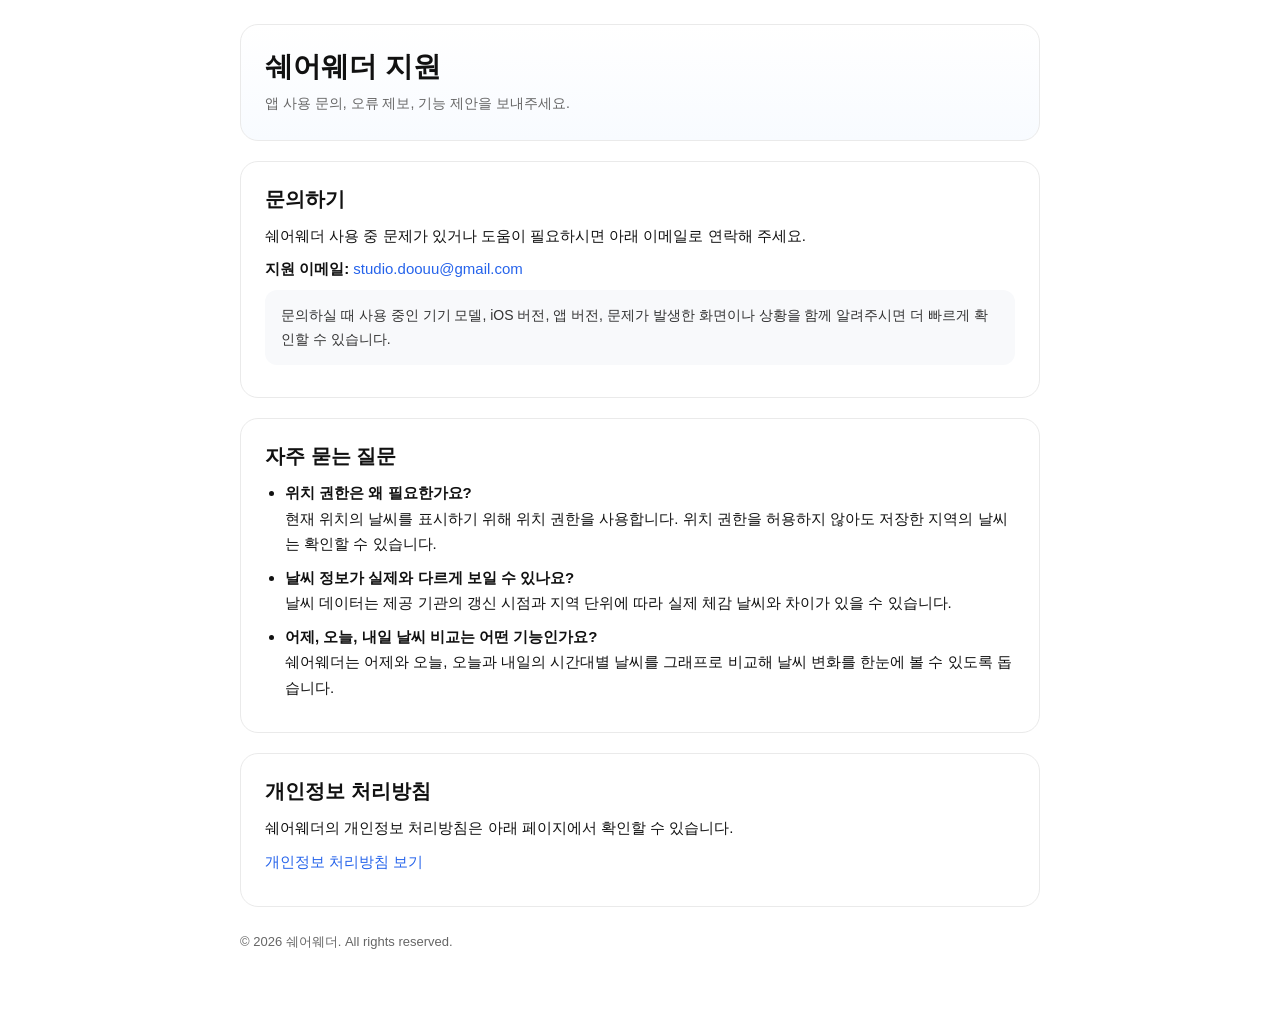
<file: public/share-weather-kor/support/share-weather-support-kr.html>
<!doctype html>
<html lang="ko">
<head>
  <meta charset="utf-8" />
  <meta name="viewport" content="width=device-width, initial-scale=1" />
  <title>쉐어웨더 지원</title>
  <meta name="description" content="쉐어웨더 앱 지원 및 문의 안내" />
  <style>
    :root {
      --bg: #ffffff;
      --text: #111111;
      --muted: #666666;
      --line: #eaeaea;
      --card: #f8f9fb;
      --accent: #2563eb;
    }

    * { box-sizing: border-box; }

    body {
      margin: 0;
      background: var(--bg);
      color: var(--text);
      font-family: -apple-system, BlinkMacSystemFont, "Apple SD Gothic Neo",
        "Noto Sans KR", "Segoe UI", Roboto, Helvetica, Arial, sans-serif;
      line-height: 1.7;
    }

    .wrap {
      max-width: 840px;
      margin: 0 auto;
      padding: 24px 20px 56px;
    }

    .hero {
      padding: 24px;
      border: 1px solid var(--line);
      border-radius: 18px;
      background: linear-gradient(180deg, #ffffff 0%, #f8fbff 100%);
    }

    h1 {
      margin: 0 0 8px;
      font-size: 28px;
      line-height: 1.25;
    }

    .subtitle {
      margin: 0;
      color: var(--muted);
      font-size: 14px;
    }

    .card {
      margin-top: 20px;
      padding: 24px;
      border: 1px solid var(--line);
      border-radius: 18px;
      background: var(--bg);
    }

    h2 {
      margin: 0 0 10px;
      font-size: 20px;
      line-height: 1.35;
    }

    p {
      margin: 8px 0;
      font-size: 15px;
    }

    ul {
      margin: 8px 0 0 20px;
      padding: 0;
    }

    li {
      margin: 8px 0;
      font-size: 15px;
    }

    .note {
      padding: 14px 16px;
      background: var(--card);
      border-radius: 12px;
      font-size: 14px;
      color: #333;
    }

    a {
      color: var(--accent);
      text-decoration: none;
    }

    a:hover {
      text-decoration: underline;
    }

    .footer {
      margin-top: 24px;
      font-size: 13px;
      color: var(--muted);
    }

    @media (max-width: 640px) {
      .wrap {
        padding: 16px 14px 40px;
      }

      .hero, .card {
        padding: 18px;
        border-radius: 14px;
      }

      h1 {
        font-size: 24px;
      }

      h2 {
        font-size: 18px;
      }
    }
  </style>
</head>
<body>
  <main class="wrap">
    <section class="hero">
      <h1>쉐어웨더 지원</h1>
      <p class="subtitle">앱 사용 문의, 오류 제보, 기능 제안을 보내주세요.</p>
    </section>

    <section class="card">
      <h2>문의하기</h2>
      <p>
        쉐어웨더 사용 중 문제가 있거나 도움이 필요하시면 아래 이메일로 연락해 주세요.
      </p>
      <p>
        <strong>지원 이메일:</strong>
        <a href="mailto:studio.doouu@gmail.com">studio.doouu@gmail.com</a>
      </p>
      <p class="note">
        문의하실 때 사용 중인 기기 모델, iOS 버전, 앱 버전, 문제가 발생한 화면이나 상황을 함께 알려주시면 더 빠르게 확인할 수 있습니다.
      </p>
    </section>

    <section class="card">
      <h2>자주 묻는 질문</h2>
      <ul>
        <li>
          <strong>위치 권한은 왜 필요한가요?</strong><br />
          현재 위치의 날씨를 표시하기 위해 위치 권한을 사용합니다. 위치 권한을 허용하지 않아도 저장한 지역의 날씨는 확인할 수 있습니다.
        </li>
        <li>
          <strong>날씨 정보가 실제와 다르게 보일 수 있나요?</strong><br />
          날씨 데이터는 제공 기관의 갱신 시점과 지역 단위에 따라 실제 체감 날씨와 차이가 있을 수 있습니다.
        </li>
        <li>
          <strong>어제, 오늘, 내일 날씨 비교는 어떤 기능인가요?</strong><br />
          쉐어웨더는 어제와 오늘, 오늘과 내일의 시간대별 날씨를 그래프로 비교해 날씨 변화를 한눈에 볼 수 있도록 돕습니다.
        </li>
      </ul>
    </section>

    <section class="card">
      <h2>개인정보 처리방침</h2>
      <p>
        쉐어웨더의 개인정보 처리방침은 아래 페이지에서 확인할 수 있습니다.
      </p>
      <p>
        <a href="../policy/share-weather-privacy-policy-kr.html">개인정보 처리방침 보기</a>
      </p>
    </section>

    <p class="footer">
      © 2026 쉐어웨더. All rights reserved.
    </p>
  </main>
</body>
</html>
</file>
<file: public/share-weather-glb/assets/site.css>
:root {
  color-scheme: light;
  --navy: #01418d;
  --blue: #0867c9;
  --sky: #76bbf4;
  --cloud: #a8d1f5;
  --orange: #c94000;
  --orange-bright: #fc5900;
  --ink: #10233b;
  --muted: #52657b;
  --page: #f4f7fb;
  --surface: #ffffff;
  --soft: #edf6fe;
  --line: #d7e5f1;
  --shadow: 0 22px 60px rgba(1, 65, 141, 0.12);
  --radius-xl: 30px;
  --radius-lg: 22px;
  --radius-md: 16px;
}

* { box-sizing: border-box; }

html { scroll-behavior: smooth; }

body {
  margin: 0;
  background:
    radial-gradient(circle at 8% -5%, rgba(118, 187, 244, 0.24), transparent 30rem),
    var(--page);
  color: var(--ink);
  font-family: Inter, ui-sans-serif, -apple-system, BlinkMacSystemFont, "Segoe UI",
    "Noto Sans", "Noto Sans JP", "Noto Sans KR", sans-serif;
  line-height: 1.65;
  -webkit-font-smoothing: antialiased;
}

a { color: var(--blue); }
a:hover { color: var(--navy); }
button, a { -webkit-tap-highlight-color: transparent; }
img { display: block; max-width: 100%; }

.skip-link {
  position: fixed;
  left: 16px;
  top: -80px;
  z-index: 100;
  padding: 10px 14px;
  border-radius: 12px;
  background: var(--navy);
  color: #fff;
  text-decoration: none;
}
.skip-link:focus { top: 12px; }

.site-header {
  position: sticky;
  top: 0;
  z-index: 50;
  border-bottom: 1px solid rgba(215, 229, 241, 0.88);
  background: rgba(244, 247, 251, 0.88);
  backdrop-filter: blur(18px);
  -webkit-backdrop-filter: blur(18px);
}

.header-inner,
.container {
  width: min(1120px, calc(100% - 40px));
  margin-inline: auto;
}

.header-inner {
  min-height: 76px;
  display: flex;
  align-items: center;
  gap: 24px;
}

.brand {
  display: inline-flex;
  align-items: center;
  gap: 11px;
  color: var(--ink);
  font-weight: 850;
  letter-spacing: -0.02em;
  text-decoration: none;
  white-space: nowrap;
}

.brand img { width: 42px; height: 42px; object-fit: contain; }

.site-nav {
  display: flex;
  align-items: center;
  gap: 8px;
  margin-left: auto;
}

.site-nav a {
  padding: 8px 11px;
  border-radius: 10px;
  color: var(--muted);
  font-size: 14px;
  font-weight: 700;
  text-decoration: none;
}
.site-nav a:hover,
.site-nav a[aria-current="page"] { background: var(--soft); color: var(--navy); }

.language-switcher {
  display: inline-flex;
  align-items: center;
  gap: 4px;
  padding: 4px;
  border: 1px solid var(--line);
  border-radius: 14px;
  background: var(--surface);
}

.language-button {
  min-width: 40px;
  min-height: 36px;
  padding: 4px 8px;
  border: 0;
  border-radius: 10px;
  background: transparent;
  color: var(--ink);
  cursor: pointer;
  font: inherit;
  font-size: 20px;
  line-height: 1;
}
.language-button:hover { background: var(--page); }
.language-button[aria-pressed="true"] {
  background: var(--navy);
  box-shadow: 0 4px 12px rgba(1, 65, 141, 0.2);
}
.language-button:focus-visible,
.button:focus-visible,
.site-nav a:focus-visible,
.footer-link:focus-visible {
  outline: 3px solid var(--sky);
  outline-offset: 2px;
}

.hero { padding: clamp(62px, 9vw, 112px) 0 74px; overflow: hidden; }
.hero-grid { display: grid; grid-template-columns: 1.05fr 0.95fr; align-items: center; gap: 64px; }

.eyebrow {
  display: inline-flex;
  align-items: center;
  gap: 8px;
  margin: 0 0 18px;
  color: var(--blue);
  font-size: 13px;
  font-weight: 850;
  letter-spacing: 0.12em;
  text-transform: uppercase;
}
.eyebrow::before { content: ""; width: 28px; height: 3px; border-radius: 9px; background: var(--orange-bright); }

h1, h2, h3 { margin-top: 0; line-height: 1.18; letter-spacing: -0.035em; }
h1 { max-width: 760px; margin-bottom: 22px; font-size: clamp(44px, 7vw, 76px); }
h2 { margin-bottom: 14px; font-size: clamp(30px, 4vw, 46px); }
h3 { margin-bottom: 9px; font-size: 20px; }

.lead { max-width: 680px; margin: 0 0 30px; color: var(--muted); font-size: clamp(18px, 2vw, 21px); }
.hero-actions { display: flex; flex-wrap: wrap; gap: 12px; }

.button {
  display: inline-flex;
  min-height: 50px;
  align-items: center;
  justify-content: center;
  padding: 12px 20px;
  border: 1px solid var(--line);
  border-radius: 14px;
  background: var(--surface);
  color: var(--navy);
  font-weight: 800;
  text-decoration: none;
  transition: transform 160ms ease, box-shadow 160ms ease, background 160ms ease;
}
.button:hover { transform: translateY(-2px); box-shadow: 0 10px 24px rgba(1, 65, 141, 0.12); }
.button.primary { border-color: var(--navy); background: var(--navy); color: #fff; }
.button.accent { border-color: var(--orange-bright); background: var(--orange-bright); color: #fff; }
.button.disabled { cursor: default; opacity: 0.72; }
.button.disabled:hover { transform: none; box-shadow: none; }

.visual-wrap { position: relative; min-height: 490px; display: grid; place-items: center; }
.visual-orbit { position: absolute; width: 450px; height: 450px; border-radius: 50%; background: linear-gradient(150deg, #dcefff, #fff 62%); box-shadow: inset 0 0 0 1px rgba(118, 187, 244, 0.3); }
.visual-logo { position: absolute; z-index: 3; top: -10px; right: 3%; width: 128px; filter: drop-shadow(0 14px 24px rgba(1, 65, 141, 0.2)); }

.weather-panel {
  position: relative;
  z-index: 2;
  width: min(420px, 94%);
  padding: 24px;
  border: 1px solid rgba(215, 229, 241, 0.9);
  border-radius: 30px;
  background: rgba(255, 255, 255, 0.92);
  box-shadow: var(--shadow);
  transform: rotate(-2deg);
}
.weather-top { display: flex; justify-content: space-between; align-items: flex-start; gap: 18px; }
.weather-place { font-weight: 850; font-size: 20px; }
.weather-date { color: var(--muted); font-size: 13px; }
.weather-temp { color: var(--navy); font-size: 44px; font-weight: 900; line-height: 1; }
.compare-row { display: grid; grid-template-columns: repeat(3, 1fr); gap: 9px; margin-top: 24px; }
.day-card { padding: 16px 10px; border-radius: 18px; background: var(--page); text-align: center; }
.day-card.today { background: var(--soft); box-shadow: inset 0 0 0 1px var(--cloud); }
.day-label { color: var(--muted); font-size: 11px; font-weight: 850; letter-spacing: 0.08em; }
.day-value { margin-top: 5px; font-size: 24px; font-weight: 900; }
.day-card.today .day-value { color: var(--blue); }
.day-card.tomorrow .day-value { color: var(--orange); }
.chart { height: 100px; margin-top: 20px; position: relative; border-radius: 16px; overflow: hidden; background: linear-gradient(to bottom, transparent 32%, var(--line) 33%, transparent 34%, transparent 65%, var(--line) 66%, transparent 67%); }
.chart::before {
  content: "";
  position: absolute;
  inset: 18px 8px 14px;
  background: linear-gradient(135deg, transparent 0 9%, var(--sky) 10% 12%, transparent 13% 23%, var(--blue) 24% 27%, transparent 28% 42%, var(--sky) 43% 46%, transparent 47% 60%, var(--orange-bright) 61% 64%, transparent 65% 78%, var(--orange) 79% 82%, transparent 83%);
  opacity: .92;
}

.section { padding: 86px 0; }
.section.soft { background: linear-gradient(180deg, rgba(237, 246, 254, 0.72), rgba(255,255,255,0.6)); border-block: 1px solid var(--line); }
.section-heading { max-width: 720px; margin-bottom: 38px; }
.section-heading p { margin: 0; color: var(--muted); font-size: 18px; }

.card-grid { display: grid; grid-template-columns: repeat(3, 1fr); gap: 18px; }
.card {
  padding: 26px;
  border: 1px solid var(--line);
  border-radius: var(--radius-lg);
  background: var(--surface);
  box-shadow: 0 10px 26px rgba(1, 65, 141, 0.06);
}
.card-icon { width: 44px; height: 44px; display: grid; place-items: center; margin-bottom: 20px; border-radius: 14px; background: var(--soft); font-size: 23px; }
.card p, .body-copy { margin: 0; color: var(--muted); }

.band {
  display: grid;
  grid-template-columns: 1fr auto;
  align-items: center;
  gap: 30px;
  padding: 34px;
  border-radius: var(--radius-xl);
  background: linear-gradient(130deg, var(--navy), #0867c9 70%, #2084df);
  color: #fff;
  box-shadow: var(--shadow);
}
.band h2 { margin-bottom: 8px; font-size: clamp(28px, 4vw, 40px); }
.band p { margin: 0; color: rgba(255,255,255,.8); }

.document-hero { padding: 68px 0 34px; }
.document-hero-inner {
  padding: clamp(30px, 6vw, 58px);
  border: 1px solid var(--line);
  border-radius: var(--radius-xl);
  background: linear-gradient(135deg, #fff 0%, var(--soft) 100%);
  box-shadow: 0 16px 42px rgba(1,65,141,.08);
}
.document-hero h1 { max-width: 850px; font-size: clamp(38px, 6vw, 62px); }
.document-layout { display: grid; grid-template-columns: 250px minmax(0, 1fr); gap: 34px; align-items: start; padding: 28px 0 90px; }
.toc { position: sticky; top: 104px; padding: 18px; border: 1px solid var(--line); border-radius: 18px; background: rgba(255,255,255,.85); }
.toc strong { display: block; margin-bottom: 8px; font-size: 13px; letter-spacing: .06em; text-transform: uppercase; }
.toc a { display: block; padding: 7px 8px; border-radius: 8px; color: var(--muted); font-size: 14px; text-decoration: none; }
.toc a:hover { background: var(--soft); color: var(--navy); }
.document { min-width: 0; }
.document-section { scroll-margin-top: 100px; margin-bottom: 18px; padding: clamp(24px, 4vw, 36px); border: 1px solid var(--line); border-radius: var(--radius-lg); background: var(--surface); }
.document-section h2 { font-size: clamp(24px, 3vw, 30px); }
.document-section h3 { margin-top: 24px; }
.document-section p:last-child, .document-section ul:last-child { margin-bottom: 0; }
.document-section li + li { margin-top: 9px; }
.callout { padding: 18px 20px; border-left: 4px solid var(--orange-bright); border-radius: 0 14px 14px 0; background: #fff5ef; color: #66301a; }
.detail-list { display: grid; gap: 14px; margin: 0; }
.detail-list > div { padding: 18px; border: 1px solid var(--line); border-radius: 15px; background: var(--page); }
.detail-list dt { margin-bottom: 4px; font-weight: 850; }
.detail-list dd { margin: 0; color: var(--muted); }
.faq { display: grid; gap: 12px; }
.faq details { border: 1px solid var(--line); border-radius: 16px; background: var(--surface); overflow: hidden; }
.faq summary { padding: 20px 50px 20px 20px; cursor: pointer; font-weight: 800; list-style: none; position: relative; }
.faq summary::-webkit-details-marker { display: none; }
.faq summary::after { content: "+"; position: absolute; right: 20px; top: 15px; color: var(--blue); font-size: 26px; }
.faq details[open] summary::after { content: "−"; }
.faq p { margin: 0; padding: 0 20px 20px; color: var(--muted); }

.site-footer { padding: 36px 0 42px; border-top: 1px solid var(--line); background: var(--surface); }
.footer-inner { display: flex; align-items: center; gap: 20px; }
.footer-brand { display: flex; align-items: center; gap: 10px; font-weight: 850; }
.footer-brand img { width: 34px; height: 34px; }
.footer-links { display: flex; flex-wrap: wrap; gap: 14px; margin-left: auto; }
.footer-link { color: var(--muted); font-size: 14px; font-weight: 700; text-decoration: none; }
.copyright { color: var(--muted); font-size: 13px; }

[hidden] { display: none !important; }

@media (max-width: 900px) {
  .hero-grid { grid-template-columns: 1fr; gap: 38px; }
  .hero-copy { max-width: 760px; }
  .visual-wrap { min-height: 430px; }
  .card-grid { grid-template-columns: 1fr 1fr; }
  .document-layout { grid-template-columns: 1fr; }
  .toc { position: static; display: flex; flex-wrap: wrap; gap: 4px; }
  .toc strong { width: 100%; }
}

@media (max-width: 700px) {
  .header-inner, .container { width: min(100% - 28px, 1120px); }
  .header-inner { min-height: 68px; flex-wrap: wrap; gap: 10px; padding-block: 10px; }
  .site-nav { order: 3; width: 100%; overflow-x: auto; justify-content: center; }
  .language-switcher { margin-left: auto; }
  .site-nav a { white-space: nowrap; }
  h1 { font-size: clamp(40px, 13vw, 58px); }
  .hero { padding-top: 54px; }
  .visual-wrap { min-height: 370px; }
  .visual-orbit { width: 340px; height: 340px; }
  .visual-logo { width: 92px; right: 1%; }
  .weather-panel { padding: 18px; border-radius: 24px; }
  .card-grid { grid-template-columns: 1fr; }
  .band { grid-template-columns: 1fr; }
  .footer-inner { align-items: flex-start; flex-direction: column; }
  .footer-links { margin-left: 0; }
  .document-hero { padding-top: 42px; }
}

@media (prefers-reduced-motion: reduce) {
  html { scroll-behavior: auto; }
  *, *::before, *::after { animation-duration: .01ms !important; transition-duration: .01ms !important; }
}
</file>
